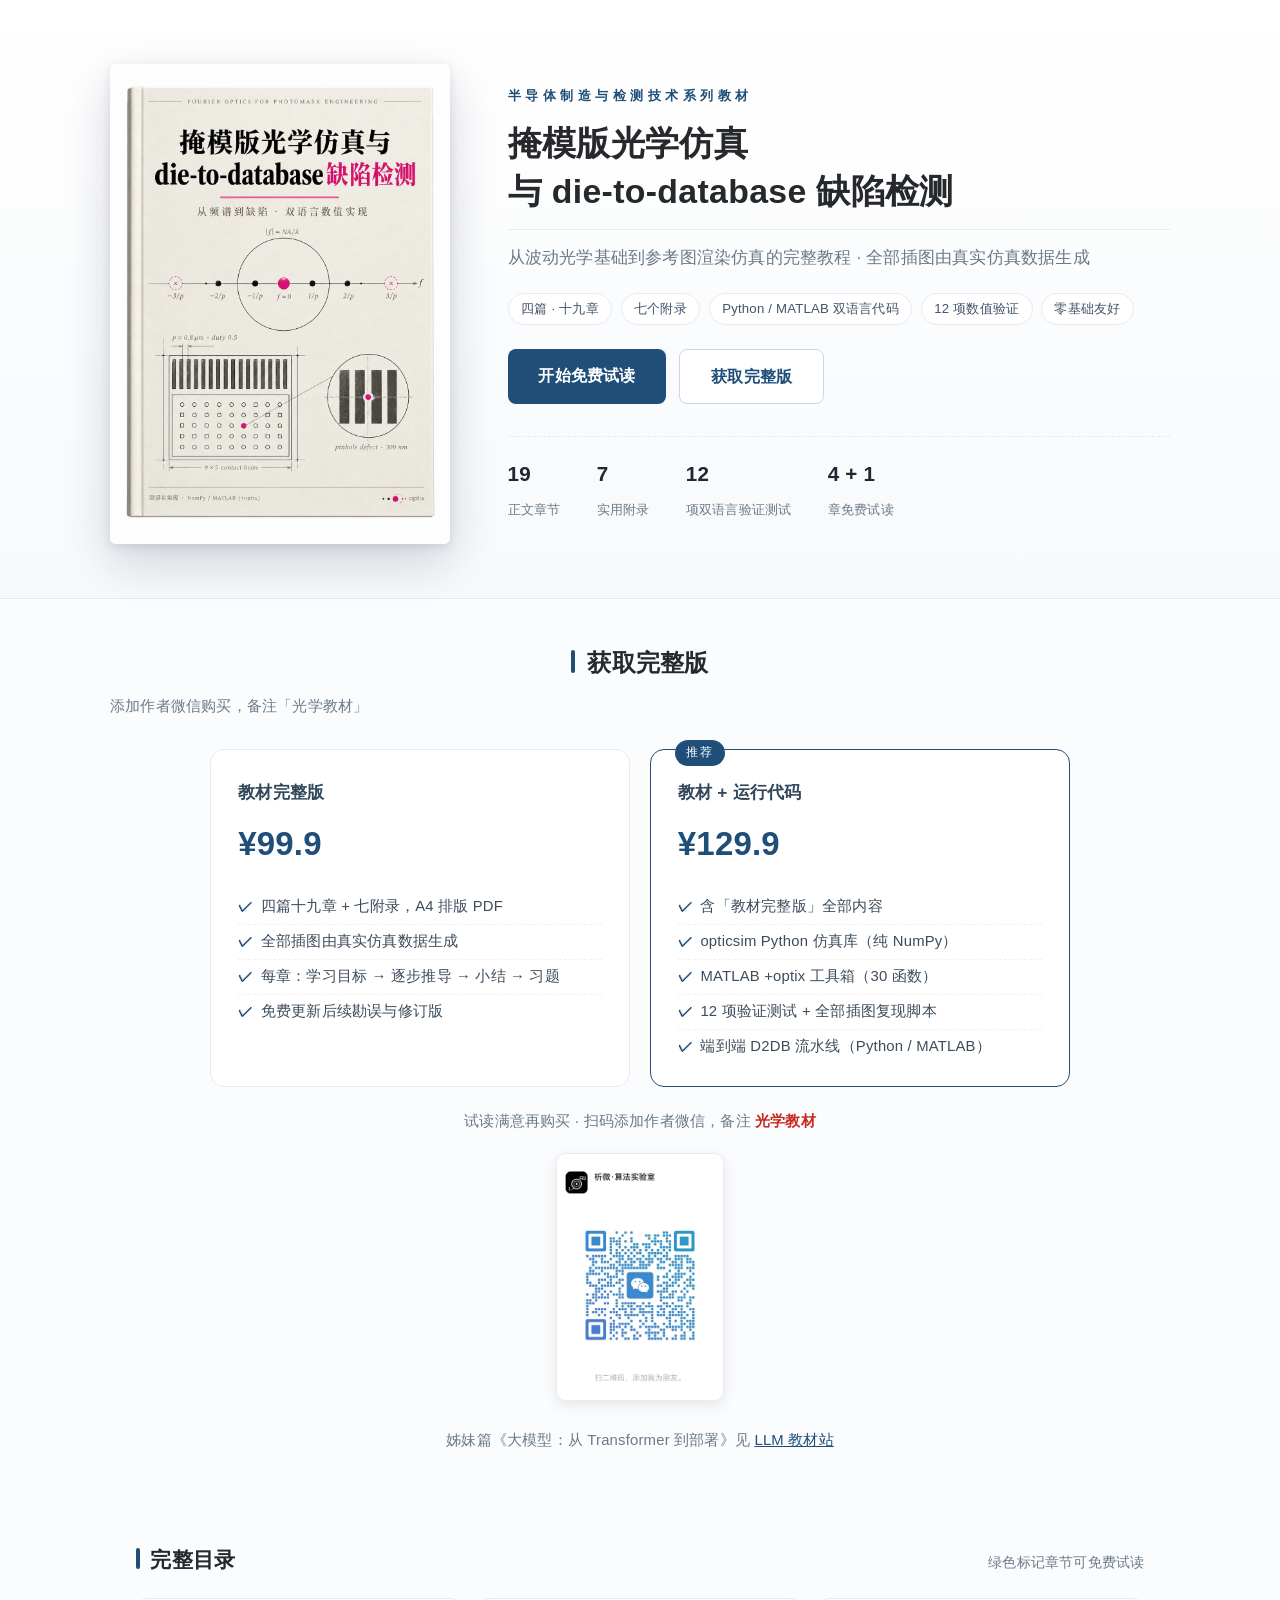
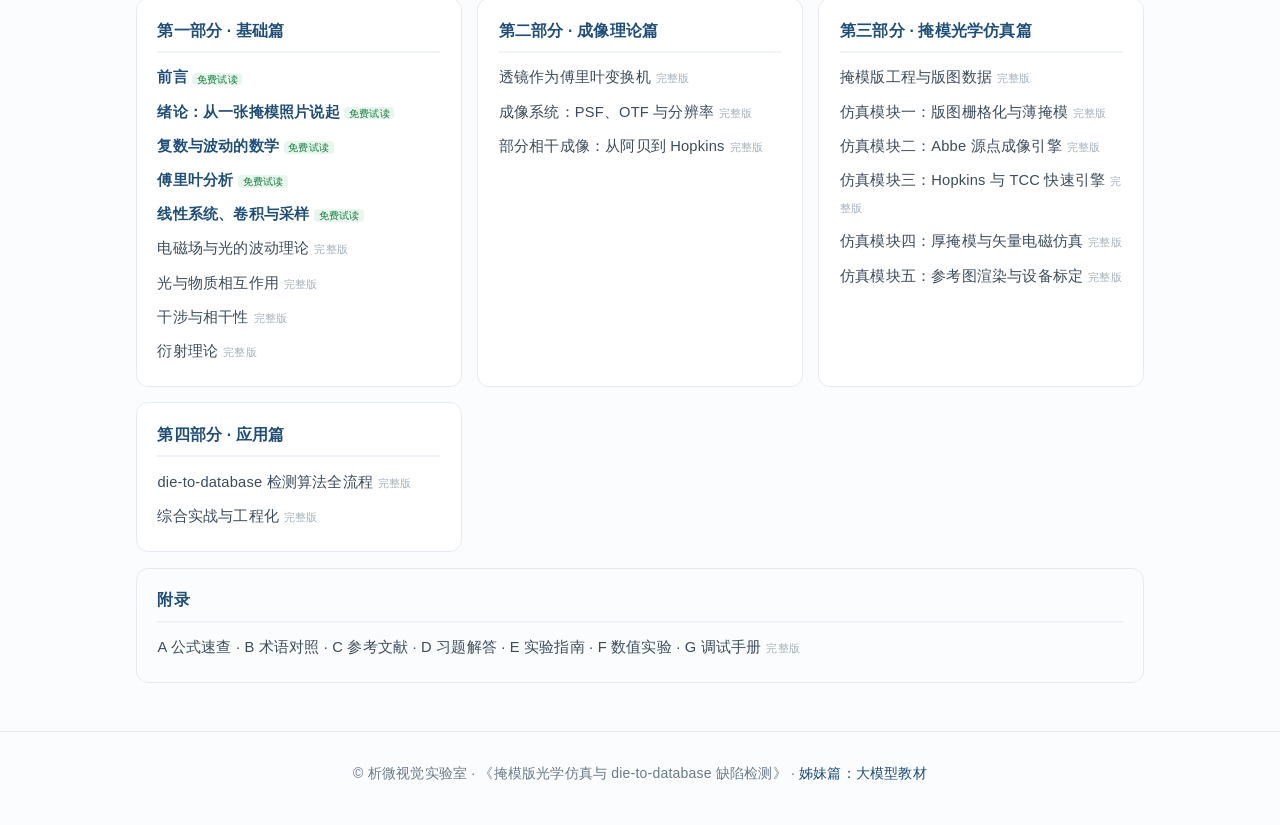
<file: docs/index.html>
<!DOCTYPE html><html lang="zh-CN"><head><meta charset="utf-8">
<meta name="viewport" content="width=device-width, initial-scale=1">
<title>掩模版光学仿真与 die-to-database 缺陷检测 | 免费在线试读 · 波动光学/傅里叶/Abbe/Hopkins 教程</title>
<meta name="description" content="《掩模版光学仿真与 die-to-database 缺陷检测》中文教材免费在线试读：从复数与傅里叶分析、衍射、阿贝成像到 Hopkins/TCC 仿真引擎与参考图渲染，四篇十九章+七附录，含 Python 数值实验。">
<meta name="keywords" content="掩模版,光学仿真,缺陷检测,die-to-database,半导体,光刻,傅里叶光学,阿贝成像,Hopkins,TCC,中文教材,免费试读">
<meta property="og:type" content="book">
<meta property="og:title" content="掩模版光学仿真与 die-to-database 缺陷检测（免费试读）">
<meta property="og:description" content="从波动光学基础到参考图渲染仿真的完整中文教程，四篇十九章，含可运行数值实验。">
<meta property="og:url" content="https://jiejin93.github.io/optic-textbook/">
<meta property="og:image" content="https://jiejin93.github.io/optic-textbook/cover.png">
<meta name="twitter:card" content="summary_large_image">
<link rel="canonical" href="https://jiejin93.github.io/optic-textbook/">
<link rel="stylesheet" href="style.css">
<style>
:root{--ink:#1f2733;--muted:#68758222;--muted2:#6b7a89;--brand:#1f4e79;--brand2:#2d6bb2;--gold:#b98a1d;--line:#e7ebf0;--bg:#fbfcfd}
*{box-sizing:border-box}
html{scroll-behavior:smooth}
body{margin:0;font-family:"Microsoft YaHei","Noto Sans SC","PingFang SC",sans-serif;background:var(--bg);color:var(--ink);line-height:1.85;font-size:16.5px}
a{color:var(--brand)}
.wrap{max-width:1060px;margin:0 auto;padding:0 1.6rem}

/* ── hero ─────────────────────────────── */
.hero{background:linear-gradient(180deg,#ffffff 0%,#f7f9fb 100%);border-bottom:1px solid var(--line)}
.hero-grid{display:grid;grid-template-columns:340px 1fr;gap:3.6rem;align-items:center;padding:4rem 0 3.4rem}
.cover{position:relative}
.cover img{width:100%;display:block;border-radius:6px;box-shadow:0 18px 48px rgba(20,35,60,.18),0 3px 10px rgba(20,35,60,.10)}
.cover::after{content:"";position:absolute;inset:0;border-radius:6px;border:1px solid rgba(255,255,255,.35);pointer-events:none}
.kicker{letter-spacing:.35em;font-size:.78em;color:var(--brand);font-weight:700;margin-bottom:.9em}
h1.title{font-size:2.05em;line-height:1.42;margin:0 0 .35em;font-weight:800;letter-spacing:.01em}
.subtitle{font-size:1.02em;color:var(--muted2);margin:0 0 1.2em}
.badges{display:flex;flex-wrap:wrap;gap:.5em;margin-bottom:1.5em}
.badge{background:#fff;border:1px solid var(--line);color:#43536b;border-radius:999px;padding:.2em .95em;font-size:.8em}
.btnrow{display:flex;flex-wrap:wrap;gap:.8em;margin:0 0 2rem}
.btn{display:inline-block;background:var(--brand);color:#fff!important;padding:.7em 1.9em;border-radius:8px;text-decoration:none;font-weight:600;font-size:.98em;transition:.15s}
.btn:hover{background:var(--brand2)}
.btn.ghost{background:#fff;color:var(--brand)!important;border:1px solid #c9d7e8}
.btn.ghost:hover{border-color:var(--brand)}
.hstat{display:flex;gap:2.2em;border-top:1px dashed var(--line);padding-top:1.1em}
.hstat div b{display:block;font-size:1.25em;color:var(--ink)}
.hstat div span{font-size:.8em;color:var(--muted2)}

/* ── 价格 ─────────────────────────────── */
.pricing{padding:2.6rem 0 3rem}
.sec-head{text-align:center;margin:0 0 1.8rem}
.sec-head h2{font-size:1.45em;margin:0 0 .3em;font-weight:800}
.sec-head p{margin:0;color:var(--muted2);font-size:.92em}
.plans{display:grid;grid-template-columns:repeat(auto-fit,minmax(300px,1fr));gap:1.2rem;max-width:860px;margin:0 auto}
.plan{background:#fff;border:1px solid var(--line);border-radius:14px;padding:1.6rem 1.7rem 1.4rem;position:relative;transition:.15s}
.plan:hover{box-shadow:0 8px 26px rgba(20,35,60,.08);transform:translateY(-2px)}
.plan.hot{border:1.6px solid var(--brand)}
.plan .tag{position:absolute;top:-0.85em;left:1.5rem;background:var(--brand);color:#fff;font-size:.72em;border-radius:999px;padding:.18em 1em;letter-spacing:.12em}
.plan h3{margin:0 0 .2em;font-size:1.05em}
.plan .price{font-size:2em;font-weight:800;color:var(--brand);margin:.15em 0 .5em}
.plan .price small{font-size:.45em;color:var(--muted2);font-weight:400}
.plan ul{list-style:none;margin:0;padding:0;font-size:.9em;color:#3d4c5c}
.plan li{padding:.22em 0;border-bottom:1px dashed #eef1f5}
.plan li:last-child{border-bottom:none}
.plan li::before{content:"✓";color:var(--brand);font-weight:700;margin-right:.5em}
.buy-note{max-width:860px;margin:1.3rem auto 0;text-align:center;color:var(--muted2);font-size:.9em}
.buy-note b{color:#c9281e}

/* ── 目录 ─────────────────────────────── */
.toc-section{padding:2.4rem 1.6rem 3rem;max-width:1060px;margin:0 auto}
.toc-head{display:flex;align-items:baseline;justify-content:space-between;margin:0 0 1.1rem}
.toc-head h2{margin:0;font-size:1.3em;font-weight:800}
.toc-head span{color:var(--muted2);font-size:.86em}
.parts{display:grid;grid-template-columns:repeat(auto-fit,minmax(290px,1fr));gap:.95rem}
.part-card{background:#fff;border:1px solid var(--line);border-radius:12px;padding:1.1rem 1.3rem;transition:.15s}
.part-card:hover{border-color:#c9d7e8;box-shadow:0 4px 16px rgba(31,78,121,.07)}
.part-card h3{margin:0 0 .5em;font-size:.95em;color:var(--brand);border-bottom:2px solid #f0f4f9;padding-bottom:.35em}
.part-card ul{list-style:none;margin:0;padding:0}
.part-card li{padding:.24em 0;font-size:.89em;color:#3d4c5c}
.part-card li a{color:var(--brand);text-decoration:none;font-weight:600}
.part-card li a:hover{text-decoration:underline}
.part-card li .free{background:#e8f6ee;color:#127a3d;font-size:.7em;border-radius:4px;padding:.08em .45em;margin-left:.45em}
.part-card li .lock{color:#a6b2bd;font-size:.76em;margin-left:.45em}
.app-card{grid-column:1/-1;background:#fbfcfd}
.app-card li{display:inline-block;margin-right:1.2em}

/* ── 页脚 ─────────────────────────────── */
footer{border-top:1px solid var(--line);padding:1.8rem 0 2.4rem;text-align:center;color:var(--muted2);font-size:.85em}
footer a{color:var(--brand);text-decoration:none}
footer a:hover{text-decoration:underline}
@media (max-width:840px){.hero-grid{grid-template-columns:1fr;gap:2.2rem;padding:2.6rem 0 2.2rem}.cover{max-width:300px;margin:0 auto}}
</style></head><body>
<script type="application/ld+json">{"@context":"https://schema.org","@type":"Book","name":"掩模版光学仿真与 die-to-database 缺陷检测","inLanguage":"zh-CN","author":{"@type":"Organization","name":"析微视觉实验室"},"bookFormat":"https://schema.org/EBook","numberOfPages":200,"description":"从波动光学基础到掩模参考图渲染仿真与缺陷检测算法的完整中文教程。","isAccessibleForFree":false,"offers":{"@type":"Offer","price":"99.9","priceCurrency":"CNY","availability":"https://schema.org/InStock"},"hasPart":{"@type":"Book","name":"免费试读版（前言+第1-4章）","isAccessibleForFree":true}}</script>
<section class="hero"><div class="wrap hero-grid">
  <div class="cover"><img src="cover.png" alt="《掩模版光学仿真与 die-to-database 缺陷检测》封面"></div>
  <div>
    <div class="kicker">半导体制造与检测技术系列教材</div>
    <h1 class="title">掩模版光学仿真<br>与 die-to-database 缺陷检测</h1>
    <p class="subtitle">从波动光学基础到参考图渲染仿真的完整教程 · 全部插图由真实仿真数据生成</p>
    <div class="badges"><span class="badge">四篇 · 十九章</span><span class="badge">七个附录</span><span class="badge">Python / MATLAB 双语言代码</span><span class="badge">12 项数值验证</span><span class="badge">零基础友好</span></div>
    <div class="btnrow">
      <a class="btn" href="preface.html">开始免费试读</a>
      <a class="btn ghost" href="#buy">获取完整版</a>
    </div>
    <div class="hstat">
      <div><b>19</b><span>正文章节</span></div>
      <div><b>7</b><span>实用附录</span></div>
      <div><b>12</b><span>项双语言验证测试</span></div>
      <div><b>4 + 1</b><span>章免费试读</span></div>
    </div>
  </div>
</div></section>

<section class="pricing wrap" id="buy">
  <div class="sec-head"><h2>获取完整版</h2><p>添加作者微信购买，备注「光学教材」</p></div>
  <div class="plans">
    <div class="plan">
      <h3>教材完整版</h3>
      <div class="price">¥99.9</div>
      <ul>
        <li>四篇十九章 + 七附录，A4 排版 PDF</li>
        <li>全部插图由真实仿真数据生成</li>
        <li>每章：学习目标 → 逐步推导 → 小结 → 习题</li>
        <li>免费更新后续勘误与修订版</li>
      </ul>
    </div>
    <div class="plan hot">
      <span class="tag">推荐</span>
      <h3>教材 + 运行代码</h3>
      <div class="price">¥129.9</div>
      <ul>
        <li>含「教材完整版」全部内容</li>
        <li>opticsim Python 仿真库（纯 NumPy）</li>
        <li>MATLAB +optix 工具箱（30 函数）</li>
        <li>12 项验证测试 + 全部插图复现脚本</li>
        <li>端到端 D2DB 流水线（Python / MATLAB）</li>
      </ul>
    </div>
  </div>
  <div class="buy-note">试读满意再购买 · 扫码添加作者微信，备注 <b>光学教材</b></div>
  <div style="text-align:center;margin-top:1.1rem">
    <img src="wechat-qr.jpg" alt="作者微信二维码" style="width:168px;border-radius:10px;border:1px solid var(--line);box-shadow:0 4px 14px rgba(20,35,60,.10)">
  </div>
  <div class="buy-note" style="margin-top:1rem">姊妹篇《大模型：从 Transformer 到部署》见 <a href="https://jiejin93.github.io/llm-textbook/" target="_blank">LLM 教材站</a></div>
</section>

<section class="toc-section">
  <div class="toc-head"><h2>完整目录</h2><span>绿色标记章节可免费试读</span></div>
  <div class="parts"><div class="part-card"><h3>第一部分 · 基础篇</h3><ul><li><a href="preface.html">前言</a><span class="free">免费试读</span></li><li><a href="ch01.html">绪论：从一张掩模照片说起</a><span class="free">免费试读</span></li><li><a href="ch02.html">复数与波动的数学</a><span class="free">免费试读</span></li><li><a href="ch03.html">傅里叶分析</a><span class="free">免费试读</span></li><li><a href="ch04.html">线性系统、卷积与采样</a><span class="free">免费试读</span></li><li>电磁场与光的波动理论<span class="lock">完整版</span></li><li>光与物质相互作用<span class="lock">完整版</span></li><li>干涉与相干性<span class="lock">完整版</span></li><li>衍射理论<span class="lock">完整版</span></li></ul></div><div class="part-card"><h3>第二部分 · 成像理论篇</h3><ul><li>透镜作为傅里叶变换机<span class="lock">完整版</span></li><li>成像系统：PSF、OTF 与分辨率<span class="lock">完整版</span></li><li>部分相干成像：从阿贝到 Hopkins<span class="lock">完整版</span></li></ul></div><div class="part-card"><h3>第三部分 · 掩模光学仿真篇</h3><ul><li>掩模版工程与版图数据<span class="lock">完整版</span></li><li>仿真模块一：版图栅格化与薄掩模<span class="lock">完整版</span></li><li>仿真模块二：Abbe 源点成像引擎<span class="lock">完整版</span></li><li>仿真模块三：Hopkins 与 TCC 快速引擎<span class="lock">完整版</span></li><li>仿真模块四：厚掩模与矢量电磁仿真<span class="lock">完整版</span></li><li>仿真模块五：参考图渲染与设备标定<span class="lock">完整版</span></li></ul></div><div class="part-card"><h3>第四部分 · 应用篇</h3><ul><li>die-to-database 检测算法全流程<span class="lock">完整版</span></li><li>综合实战与工程化<span class="lock">完整版</span></li></ul></div><div class="part-card app-card"><h3>附录</h3><ul><li>A 公式速查 · B 术语对照 · C 参考文献 · D 习题解答 · E 实验指南 · F 数值实验 · G 调试手册<span class="lock">完整版</span></li></ul></div></div>
</section>

<footer>
  <div class="wrap">© 析微视觉实验室 · 《掩模版光学仿真与 die-to-database 缺陷检测》 · <a href="https://jiejin93.github.io/llm-textbook/">姊妹篇：大模型教材</a></div>
</footer>
</body></html>
</file>
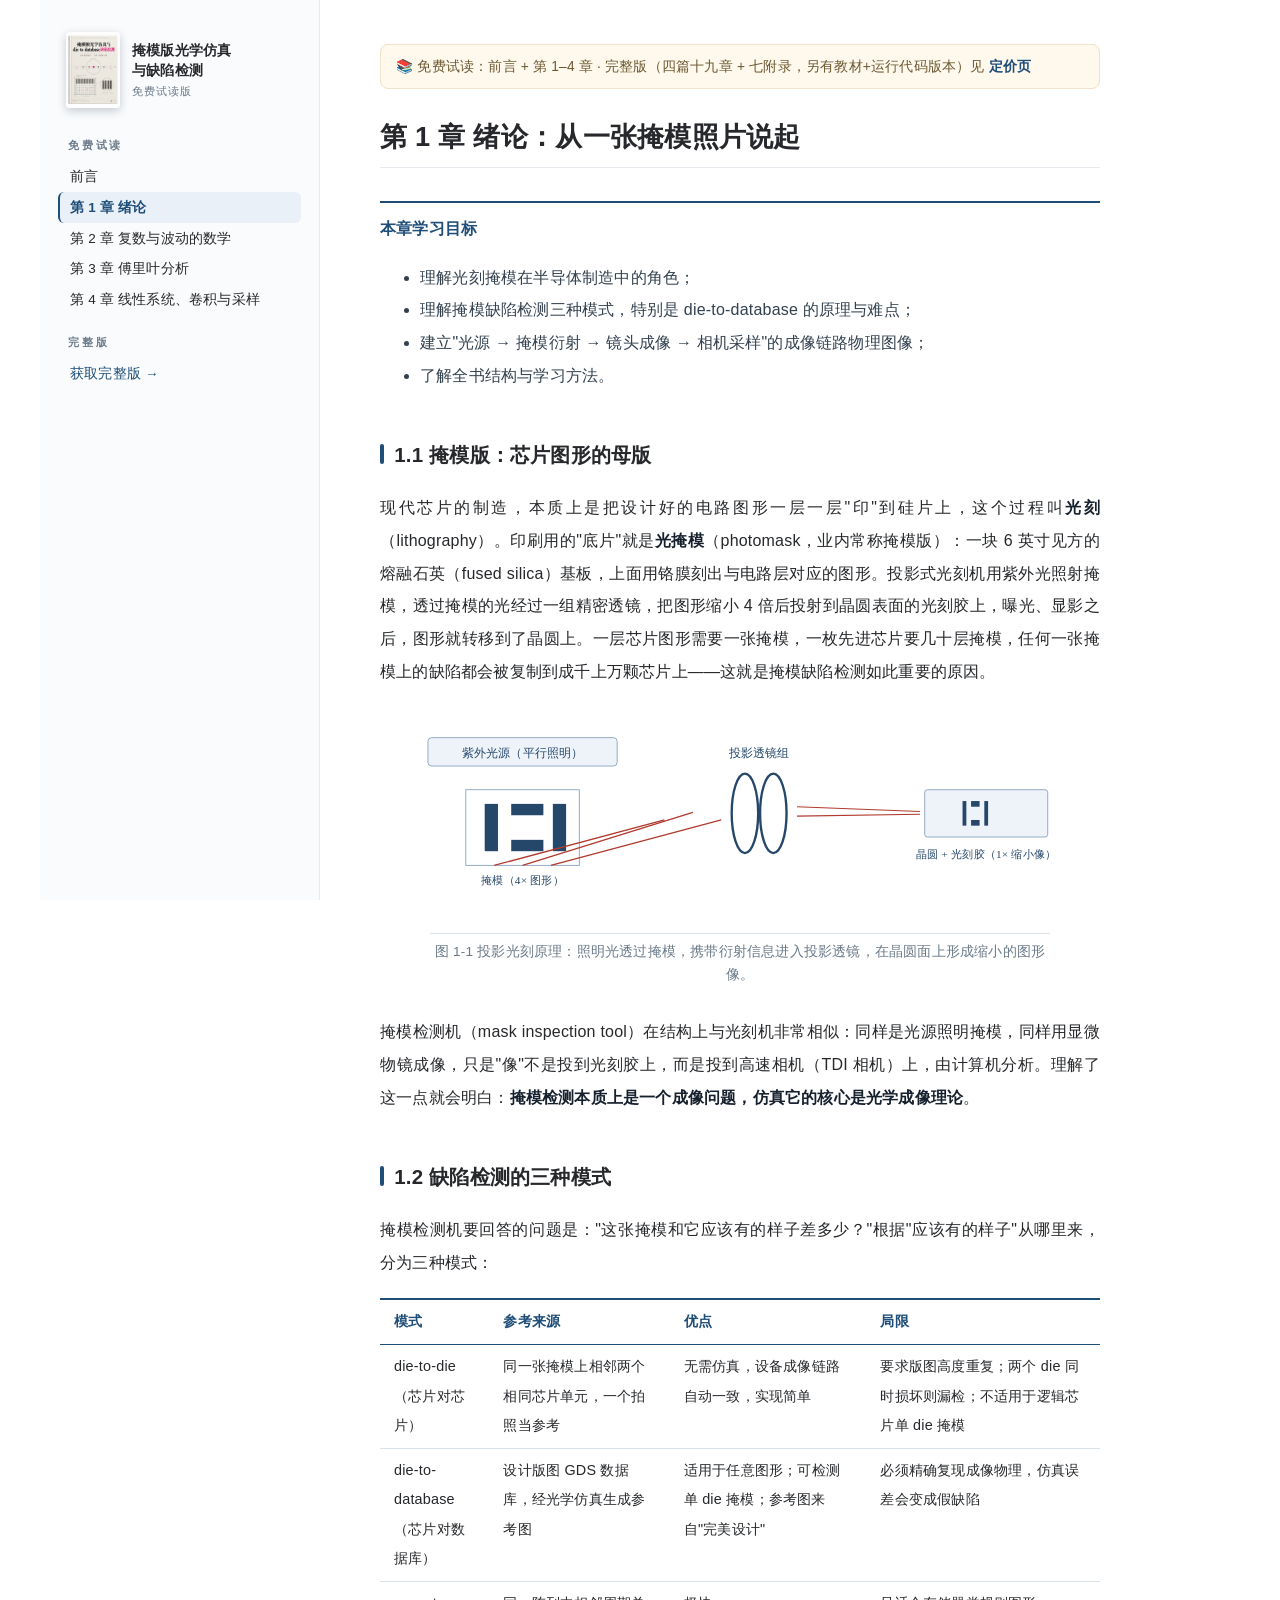
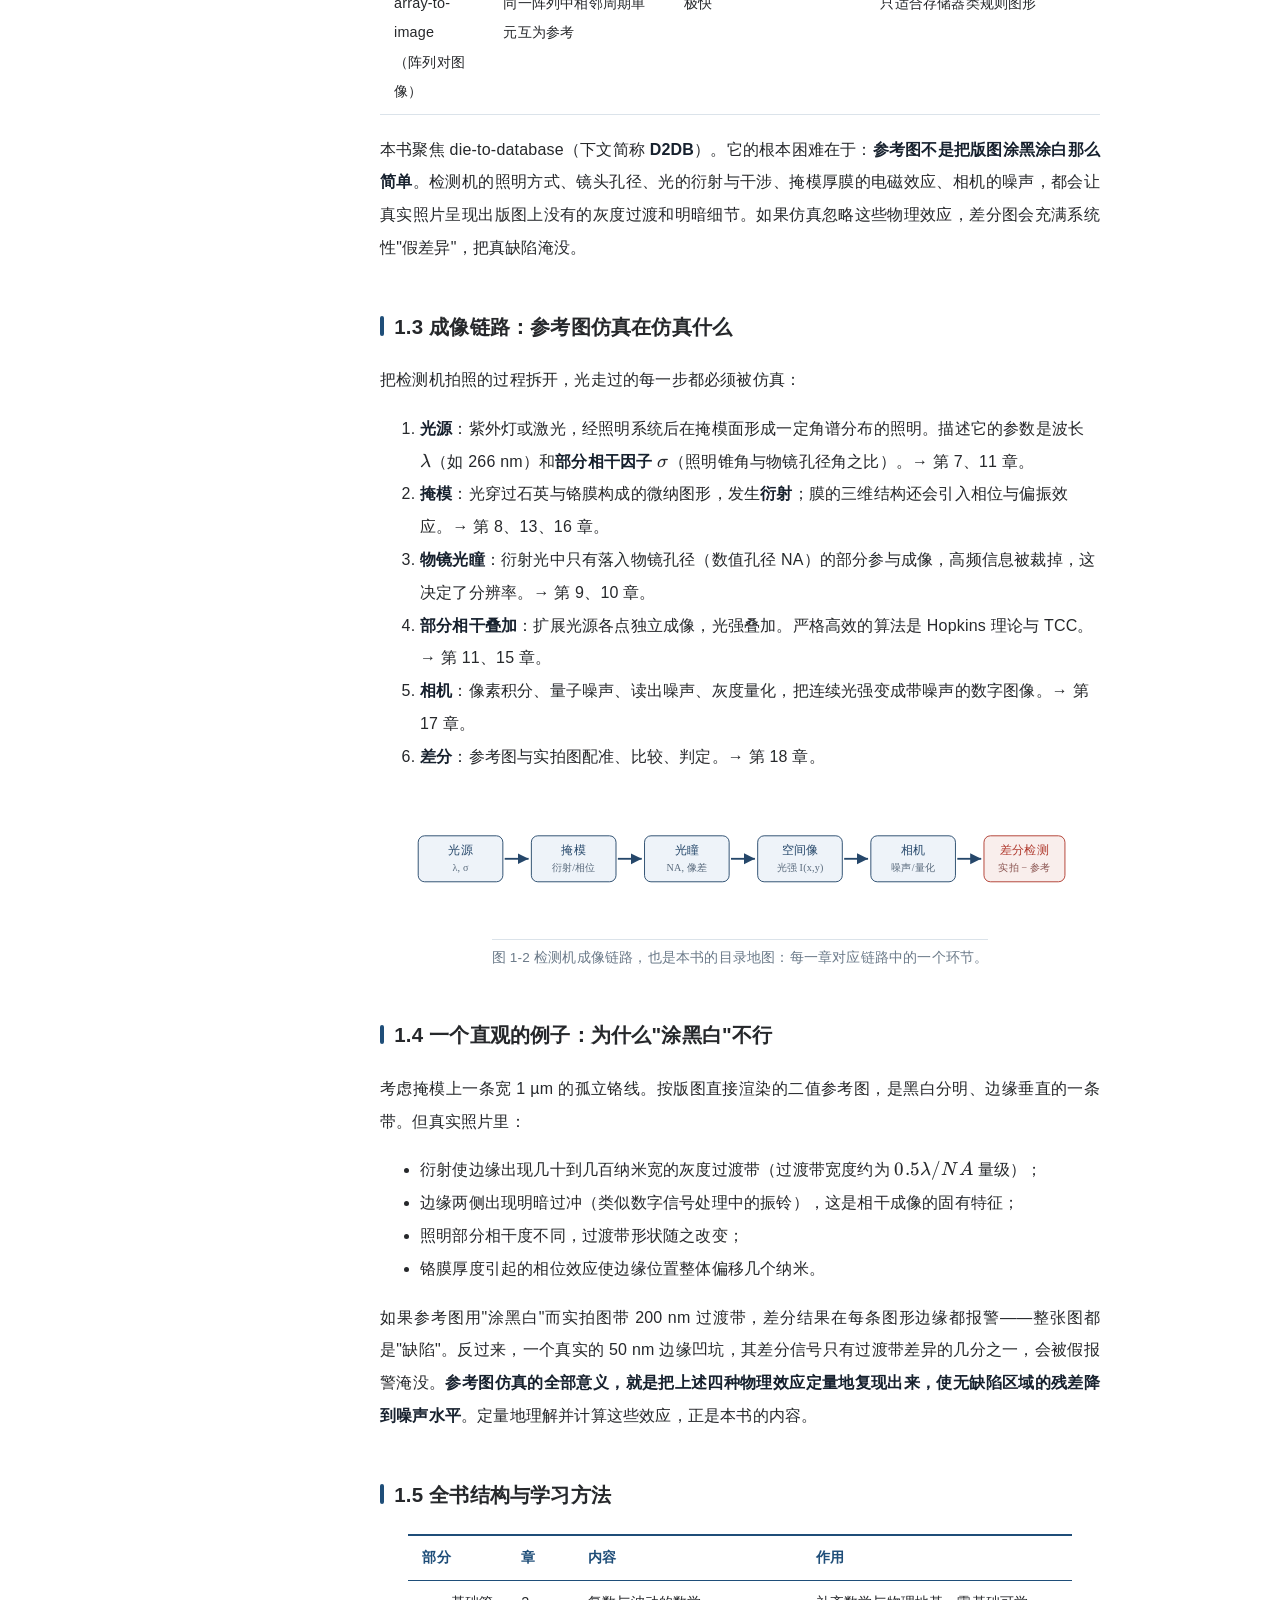
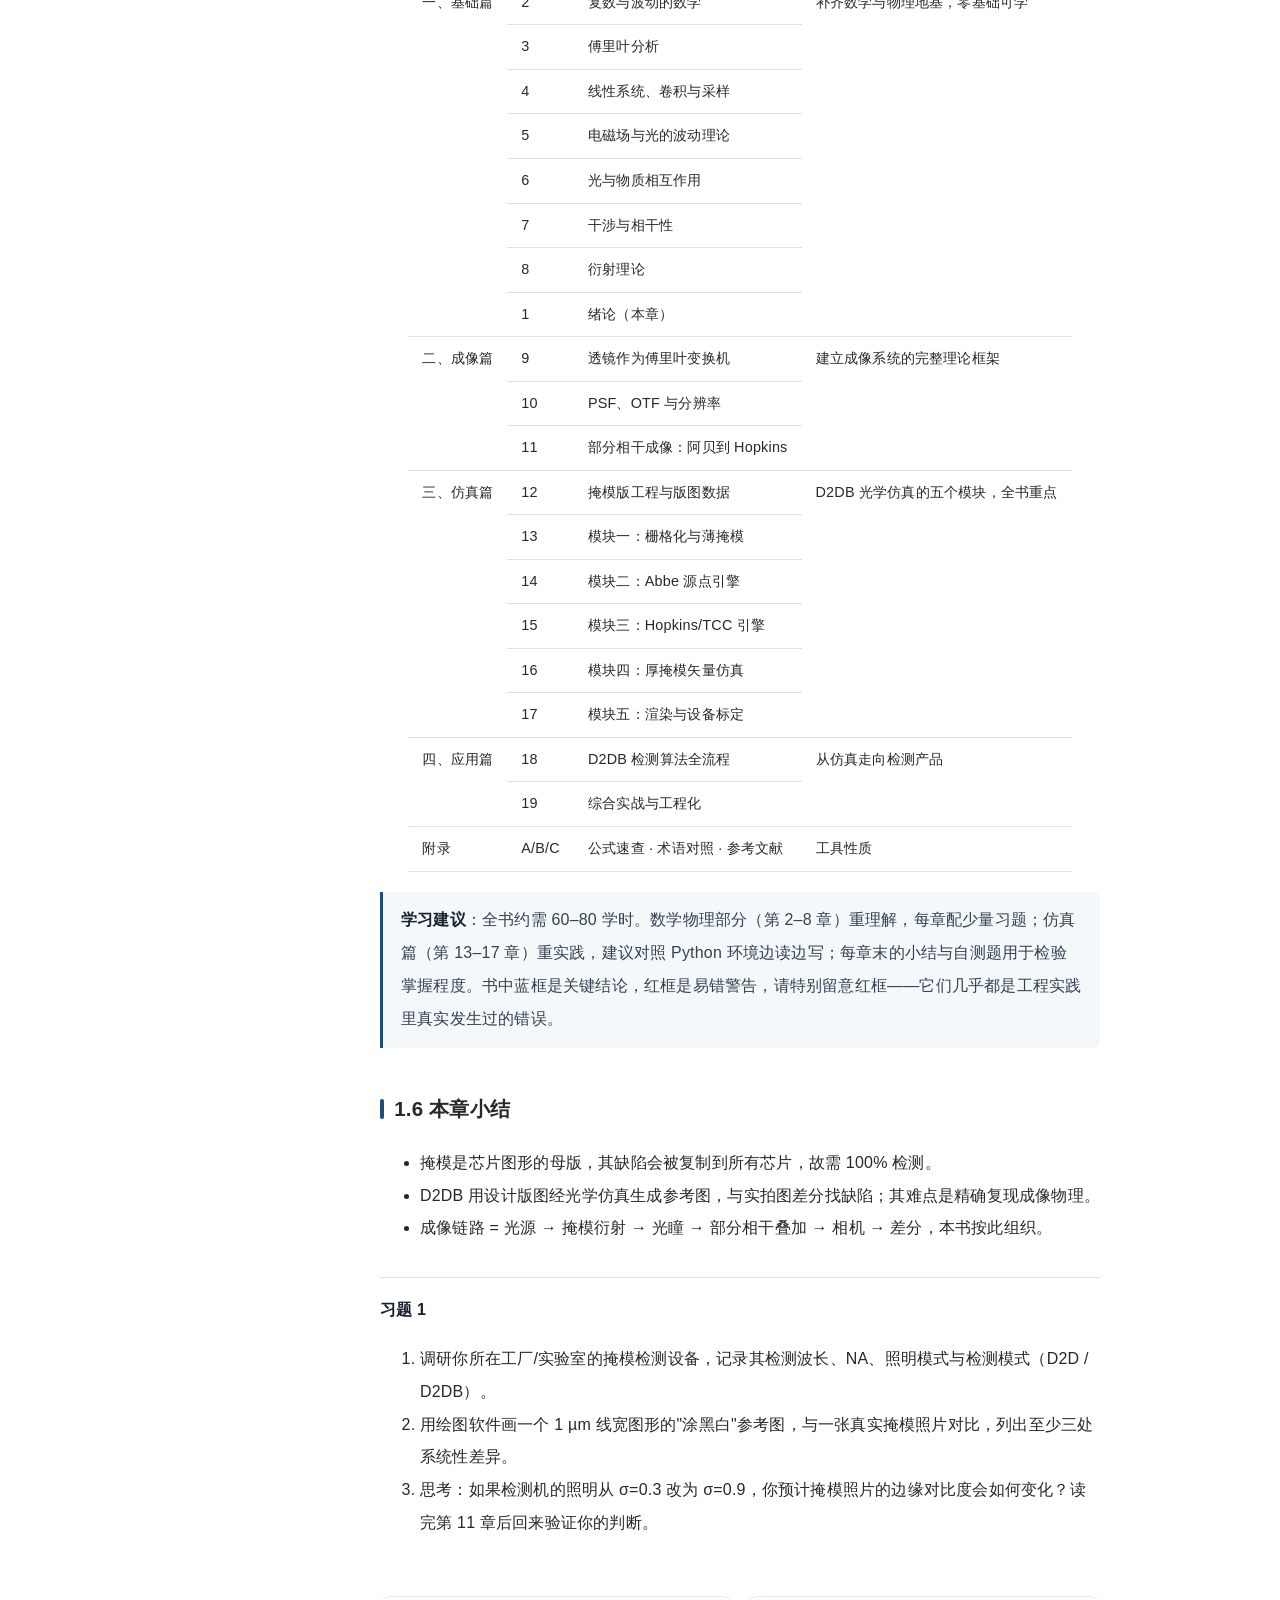
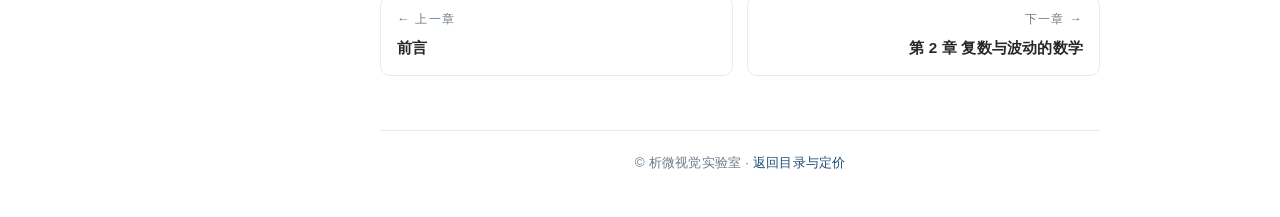
<file: docs/ch01.html>
<!DOCTYPE html>
<html lang="zh-CN">
<head>
<meta charset="utf-8">
<meta name="viewport" content="width=device-width, initial-scale=1">
<title>第 1 章 绪论：从一张掩模照片说起 · 掩模版光学仿真与缺陷检测（试读版）</title>
<link rel="stylesheet" href="style.css">
<link rel="stylesheet" href="assets/katex/katex.min.css">
<script defer src="assets/katex/katex.min.js"></script>
<script defer src="assets/katex/contrib/auto-render.min.js"
 onload="renderMathInElement(document.body,{delimiters:[{left:'$$',right:'$$',display:true},{left:'\\(',right:'\\)',display:false}],throwOnError:false});"></script>
<script defer src="javascripts/katex-init.js"></script>
</head>
<body>
<div class="mobile-top"><a class="mt-title" href="index.html">掩模版光学仿真与缺陷检测</a><a class="mt-home" href="index.html">目录 · 定价</a></div>
<div class="layout">
<nav class="toc">
<a class="book" href="index.html"><img src="cover.png" alt="封面"><span class="bt">掩模版光学仿真<br>与缺陷检测<small>免费试读版</small></span></a>
<div class="part">免费试读</div>
<a href="preface.html">前言</a><a href="ch01.html" class="active">第 1 章 绪论</a><a href="ch02.html">第 2 章 复数与波动的数学</a><a href="ch03.html">第 3 章 傅里叶分析</a><a href="ch04.html">第 4 章 线性系统、卷积与采样</a>
<div class="part">完整版</div>
<a class="ext" href="index.html#buy">获取完整版</a>
</nav>
<main>
<div class="trial-banner">📚 免费试读：前言 + 第 1–4 章 · 完整版（四篇十九章 + 七附录，另有教材+运行代码版本）见 <a href="index.html#buy">定价页</a></div>
<h1>第 1 章 绪论：从一张掩模照片说起</h1>

<div class="objectives"><strong>本章学习目标</strong>
<ul>
<li>理解光刻掩模在半导体制造中的角色；</li>
<li>理解掩模缺陷检测三种模式，特别是 die-to-database 的原理与难点；</li>
<li>建立"光源 → 掩模衍射 → 镜头成像 → 相机采样"的成像链路物理图像；</li>
<li>了解全书结构与学习方法。</li>
</ul></div>

<h2>1.1 掩模版：芯片图形的母版</h2>

<p>现代芯片的制造，本质上是把设计好的电路图形一层一层"印"到硅片上，这个过程叫<strong>光刻</strong>（lithography）。印刷用的"底片"就是<strong>光掩模</strong>（photomask，业内常称掩模版）：一块 6 英寸见方的熔融石英（fused silica）基板，上面用铬膜刻出与电路层对应的图形。投影式光刻机用紫外光照射掩模，透过掩模的光经过一组精密透镜，把图形缩小 4 倍后投射到晶圆表面的光刻胶上，曝光、显影之后，图形就转移到了晶圆上。一层芯片图形需要一张掩模，一枚先进芯片要几十层掩模，任何一张掩模上的缺陷都会被复制到成千上万颗芯片上——这就是掩模缺陷检测如此重要的原因。</p>

<figure>
<svg viewBox="0 0 700 210" xmlns="http://www.w3.org/2000/svg">
<g font-family="Microsoft YaHei" font-size="13" fill="#25476a" text-anchor="middle">
<rect x="20" y="25" width="200" height="30" rx="4" fill="#eef3f9" stroke="#8fa8c4"/>
<text x="120" y="45">紫外光源（平行照明）</text>
<rect x="60" y="80" width="120" height="80" fill="#ffffff" stroke="#8fa8c4"/>
<rect x="80" y="95" width="14" height="50" fill="#25476a"/>
<rect x="108" y="95" width="34" height="12" fill="#25476a"/>
<rect x="108" y="133" width="34" height="12" fill="#25476a"/>
<rect x="152" y="95" width="14" height="50" fill="#25476a"/>
<text x="120" y="180" font-size="12">掩模（4× 图形）</text>
<g stroke="#b03a2e" stroke-width="1.4" fill="none">
<line x1="90" y1="160" x2="270" y2="112"/>
<line x1="120" y1="160" x2="300" y2="104"/>
<line x1="150" y1="160" x2="330" y2="112"/>
</g>
<ellipse cx="355" cy="105" rx="14" ry="42" fill="#fff" stroke="#25476a" stroke-width="2.5"/>
<ellipse cx="385" cy="105" rx="14" ry="42" fill="#fff" stroke="#25476a" stroke-width="2.5"/>
<text x="370" y="45">投影透镜组</text>
<g stroke="#b03a2e" stroke-width="1.2" fill="none">
<line x1="410" y1="98" x2="540" y2="103"/>
<line x1="410" y1="108" x2="540" y2="106"/>
</g>
<rect x="545" y="80" width="130" height="50" rx="3" fill="#eef3f9" stroke="#8fa8c4"/>
<rect x="585" y="92" width="4" height="26" fill="#25476a"/>
<rect x="594" y="92" width="9" height="6" fill="#25476a"/>
<rect x="594" y="112" width="9" height="6" fill="#25476a"/>
<rect x="608" y="92" width="4" height="26" fill="#25476a"/>
<text x="610" y="152" font-size="12">晶圆 + 光刻胶（1× 缩小像）</text>
</g>
</svg>
<figcaption>图 1-1 投影光刻原理：照明光透过掩模，携带衍射信息进入投影透镜，在晶圆面上形成缩小的图形像。</figcaption>
</figure>

<p>掩模检测机（mask inspection tool）在结构上与光刻机非常相似：同样是光源照明掩模，同样用显微物镜成像，只是"像"不是投到光刻胶上，而是投到高速相机（TDI 相机）上，由计算机分析。理解了这一点就会明白：<strong>掩模检测本质上是一个成像问题，仿真它的核心是光学成像理论</strong>。</p>

<h2>1.2 缺陷检测的三种模式</h2>

<p>掩模检测机要回答的问题是："这张掩模和它应该有的样子差多少？"根据"应该有的样子"从哪里来，分为三种模式：</p>

<table>
<tr><th>模式</th><th>参考来源</th><th>优点</th><th>局限</th></tr>
<tr><td>die-to-die<br>（芯片对芯片）</td><td>同一张掩模上相邻两个相同芯片单元，一个拍照当参考</td><td>无需仿真，设备成像链路自动一致，实现简单</td><td>要求版图高度重复；两个 die 同时损坏则漏检；不适用于逻辑芯片单 die 掩模</td></tr>
<tr><td>die-to-database<br>（芯片对数据库）</td><td>设计版图 GDS 数据库，经光学仿真生成参考图</td><td>适用于任意图形；可检测单 die 掩模；参考图来自"完美设计"</td><td>必须精确复现成像物理，仿真误差会变成假缺陷</td></tr>
<tr><td>array-to-image<br>（阵列对图像）</td><td>同一阵列中相邻周期单元互为参考</td><td>极快</td><td>只适合存储器类规则图形</td></tr>
</table>

<p>本书聚焦 die-to-database（下文简称 <strong>D2DB</strong>）。它的根本困难在于：<strong>参考图不是把版图涂黑涂白那么简单</strong>。检测机的照明方式、镜头孔径、光的衍射与干涉、掩模厚膜的电磁效应、相机的噪声，都会让真实照片呈现出版图上没有的灰度过渡和明暗细节。如果仿真忽略这些物理效应，差分图会充满系统性"假差异"，把真缺陷淹没。</p>

<h2>1.3 成像链路：参考图仿真在仿真什么</h2>

<p>把检测机拍照的过程拆开，光走过的每一步都必须被仿真：</p>

<ol>
<li><strong>光源</strong>：紫外灯或激光，经照明系统后在掩模面形成一定角谱分布的照明。描述它的参数是波长 \( \lambda \)（如 266 nm）和<strong>部分相干因子</strong> \( \sigma \)（照明锥角与物镜孔径角之比）。→ 第 7、11 章。</li>
<li><strong>掩模</strong>：光穿过石英与铬膜构成的微纳图形，发生<strong>衍射</strong>；膜的三维结构还会引入相位与偏振效应。→ 第 8、13、16 章。</li>
<li><strong>物镜光瞳</strong>：衍射光中只有落入物镜孔径（数值孔径 NA）的部分参与成像，高频信息被裁掉，这决定了分辨率。→ 第 9、10 章。</li>
<li><strong>部分相干叠加</strong>：扩展光源各点独立成像，光强叠加。严格高效的算法是 Hopkins 理论与 TCC。→ 第 11、15 章。</li>
<li><strong>相机</strong>：像素积分、量子噪声、读出噪声、灰度量化，把连续光强变成带噪声的数字图像。→ 第 17 章。</li>
<li><strong>差分</strong>：参考图与实拍图配准、比较、判定。→ 第 18 章。</li>
</ol>

<figure>
<svg viewBox="0 0 720 130" xmlns="http://www.w3.org/2000/svg">
<defs><marker id="m1" markerWidth="8" markerHeight="8" refX="6" refY="3" orient="auto"><path d="M0,0 L6,3 L0,6 z" fill="#25476a"/></marker></defs>
<g font-family="Microsoft YaHei" font-size="13" fill="#25476a" text-anchor="middle">
<rect x="10" y="40" width="92" height="50" rx="7" fill="#eef3f9" stroke="#25476a"/><text x="56" y="60">光源</text><text x="56" y="78" fill="#5a6b7d" font-size="11">λ, σ</text>
<line x1="104" y1="65" x2="130" y2="65" stroke="#25476a" stroke-width="2" marker-end="url(#m1)"/>
<rect x="133" y="40" width="92" height="50" rx="7" fill="#eef3f9" stroke="#25476a"/><text x="179" y="60">掩模</text><text x="179" y="78" fill="#5a6b7d" font-size="11">衍射/相位</text>
<line x1="227" y1="65" x2="253" y2="65" stroke="#25476a" stroke-width="2" marker-end="url(#m1)"/>
<rect x="256" y="40" width="92" height="50" rx="7" fill="#eef3f9" stroke="#25476a"/><text x="302" y="60">光瞳</text><text x="302" y="78" fill="#5a6b7d" font-size="11">NA, 像差</text>
<line x1="350" y1="65" x2="376" y2="65" stroke="#25476a" stroke-width="2" marker-end="url(#m1)"/>
<rect x="379" y="40" width="92" height="50" rx="7" fill="#eef3f9" stroke="#25476a"/><text x="425" y="60">空间像</text><text x="425" y="78" fill="#5a6b7d" font-size="11">光强 I(x,y)</text>
<line x1="473" y1="65" x2="499" y2="65" stroke="#25476a" stroke-width="2" marker-end="url(#m1)"/>
<rect x="502" y="40" width="92" height="50" rx="7" fill="#eef3f9" stroke="#25476a"/><text x="548" y="60">相机</text><text x="548" y="78" fill="#5a6b7d" font-size="11">噪声/量化</text>
<line x1="596" y1="65" x2="622" y2="65" stroke="#25476a" stroke-width="2" marker-end="url(#m1)"/>
<rect x="625" y="40" width="88" height="50" rx="7" fill="#f9eeec" stroke="#b03a2e"/><text x="669" y="60" fill="#b03a2e">差分检测</text><text x="669" y="78" fill="#8a5450" font-size="11">实拍 − 参考</text>
</g>
</svg>
<figcaption>图 1-2 检测机成像链路，也是本书的目录地图：每一章对应链路中的一个环节。</figcaption>
</figure>

<h2>1.4 一个直观的例子：为什么"涂黑白"不行</h2>

<p>考虑掩模上一条宽 1 µm 的孤立铬线。按版图直接渲染的二值参考图，是黑白分明、边缘垂直的一条带。但真实照片里：</p>

<ul>
<li>衍射使边缘出现几十到几百纳米宽的灰度过渡带（过渡带宽度约为 \(0.5\lambda/NA\) 量级）；</li>
<li>边缘两侧出现明暗过冲（类似数字信号处理中的振铃），这是相干成像的固有特征；</li>
<li>照明部分相干度不同，过渡带形状随之改变；</li>
<li>铬膜厚度引起的相位效应使边缘位置整体偏移几个纳米。</li>
</ul>

<p>如果参考图用"涂黑白"而实拍图带 200 nm 过渡带，差分结果在每条图形边缘都报警——整张图都是"缺陷"。反过来，一个真实的 50 nm 边缘凹坑，其差分信号只有过渡带差异的几分之一，会被假报警淹没。<strong>参考图仿真的全部意义，就是把上述四种物理效应定量地复现出来，使无缺陷区域的残差降到噪声水平</strong>。定量地理解并计算这些效应，正是本书的内容。</p>

<h2>1.5 全书结构与学习方法</h2>

<table>
<tr><th>部分</th><th>章</th><th>内容</th><th>作用</th></tr>
<tr><td rowspan="8">一、基础篇</td><td>2</td><td>复数与波动的数学</td><td rowspan="8">补齐数学与物理地基，零基础可学</td></tr>
<tr><td>3</td><td>傅里叶分析</td></tr>
<tr><td>4</td><td>线性系统、卷积与采样</td></tr>
<tr><td>5</td><td>电磁场与光的波动理论</td></tr>
<tr><td>6</td><td>光与物质相互作用</td></tr>
<tr><td>7</td><td>干涉与相干性</td></tr>
<tr><td>8</td><td>衍射理论</td></tr>
<tr><td>1</td><td>绪论（本章）</td></tr>
<tr><td rowspan="3">二、成像篇</td><td>9</td><td>透镜作为傅里叶变换机</td><td rowspan="3">建立成像系统的完整理论框架</td></tr>
<tr><td>10</td><td>PSF、OTF 与分辨率</td></tr>
<tr><td>11</td><td>部分相干成像：阿贝到 Hopkins</td></tr>
<tr><td rowspan="6">三、仿真篇</td><td>12</td><td>掩模版工程与版图数据</td><td rowspan="6">D2DB 光学仿真的五个模块，全书重点</td></tr>
<tr><td>13</td><td>模块一：栅格化与薄掩模</td></tr>
<tr><td>14</td><td>模块二：Abbe 源点引擎</td></tr>
<tr><td>15</td><td>模块三：Hopkins/TCC 引擎</td></tr>
<tr><td>16</td><td>模块四：厚掩模矢量仿真</td></tr>
<tr><td>17</td><td>模块五：渲染与设备标定</td></tr>
<tr><td rowspan="2">四、应用篇</td><td>18</td><td>D2DB 检测算法全流程</td><td rowspan="2">从仿真走向检测产品</td></tr>
<tr><td>19</td><td>综合实战与工程化</td></tr>
<tr><td>附录</td><td>A/B/C</td><td>公式速查 · 术语对照 · 参考文献</td><td>工具性质</td></tr>
</table>

<div class="box"><strong>学习建议</strong>：全书约需 60–80 学时。数学物理部分（第 2–8 章）重理解，每章配少量习题；仿真篇（第 13–17 章）重实践，建议对照 Python 环境边读边写；每章末的小结与自测题用于检验掌握程度。书中蓝框是关键结论，红框是易错警告，请特别留意红框——它们几乎都是工程实践里真实发生过的错误。</div>

<h2>1.6 本章小结</h2>

<ul>
<li>掩模是芯片图形的母版，其缺陷会被复制到所有芯片，故需 100% 检测。</li>
<li>D2DB 用设计版图经光学仿真生成参考图，与实拍图差分找缺陷；其难点是精确复现成像物理。</li>
<li>成像链路 = 光源 → 掩模衍射 → 光瞳 → 部分相干叠加 → 相机 → 差分，本书按此组织。</li>
</ul>

<div class="exercises"><strong>习题 1</strong>
<ol>
<li>调研你所在工厂/实验室的掩模检测设备，记录其检测波长、NA、照明模式与检测模式（D2D / D2DB）。</li>
<li>用绘图软件画一个 1 µm 线宽图形的"涂黑白"参考图，与一张真实掩模照片对比，列出至少三处系统性差异。</li>
<li>思考：如果检测机的照明从 σ=0.3 改为 σ=0.9，你预计掩模照片的边缘对比度会如何变化？读完第 11 章后回来验证你的判断。</li>
</ol></div>

<div class="pager"><a href="preface.html"><span>← 上一章</span><b>前言</b></a><a href="ch02.html"><span>下一章 →</span><b>第 2 章 复数与波动的数学</b></a></div>
<footer class="colophon">© 析微视觉实验室 · <a href="index.html">返回目录与定价</a></footer>
</main>
</div>
</body>
</html>
</file>
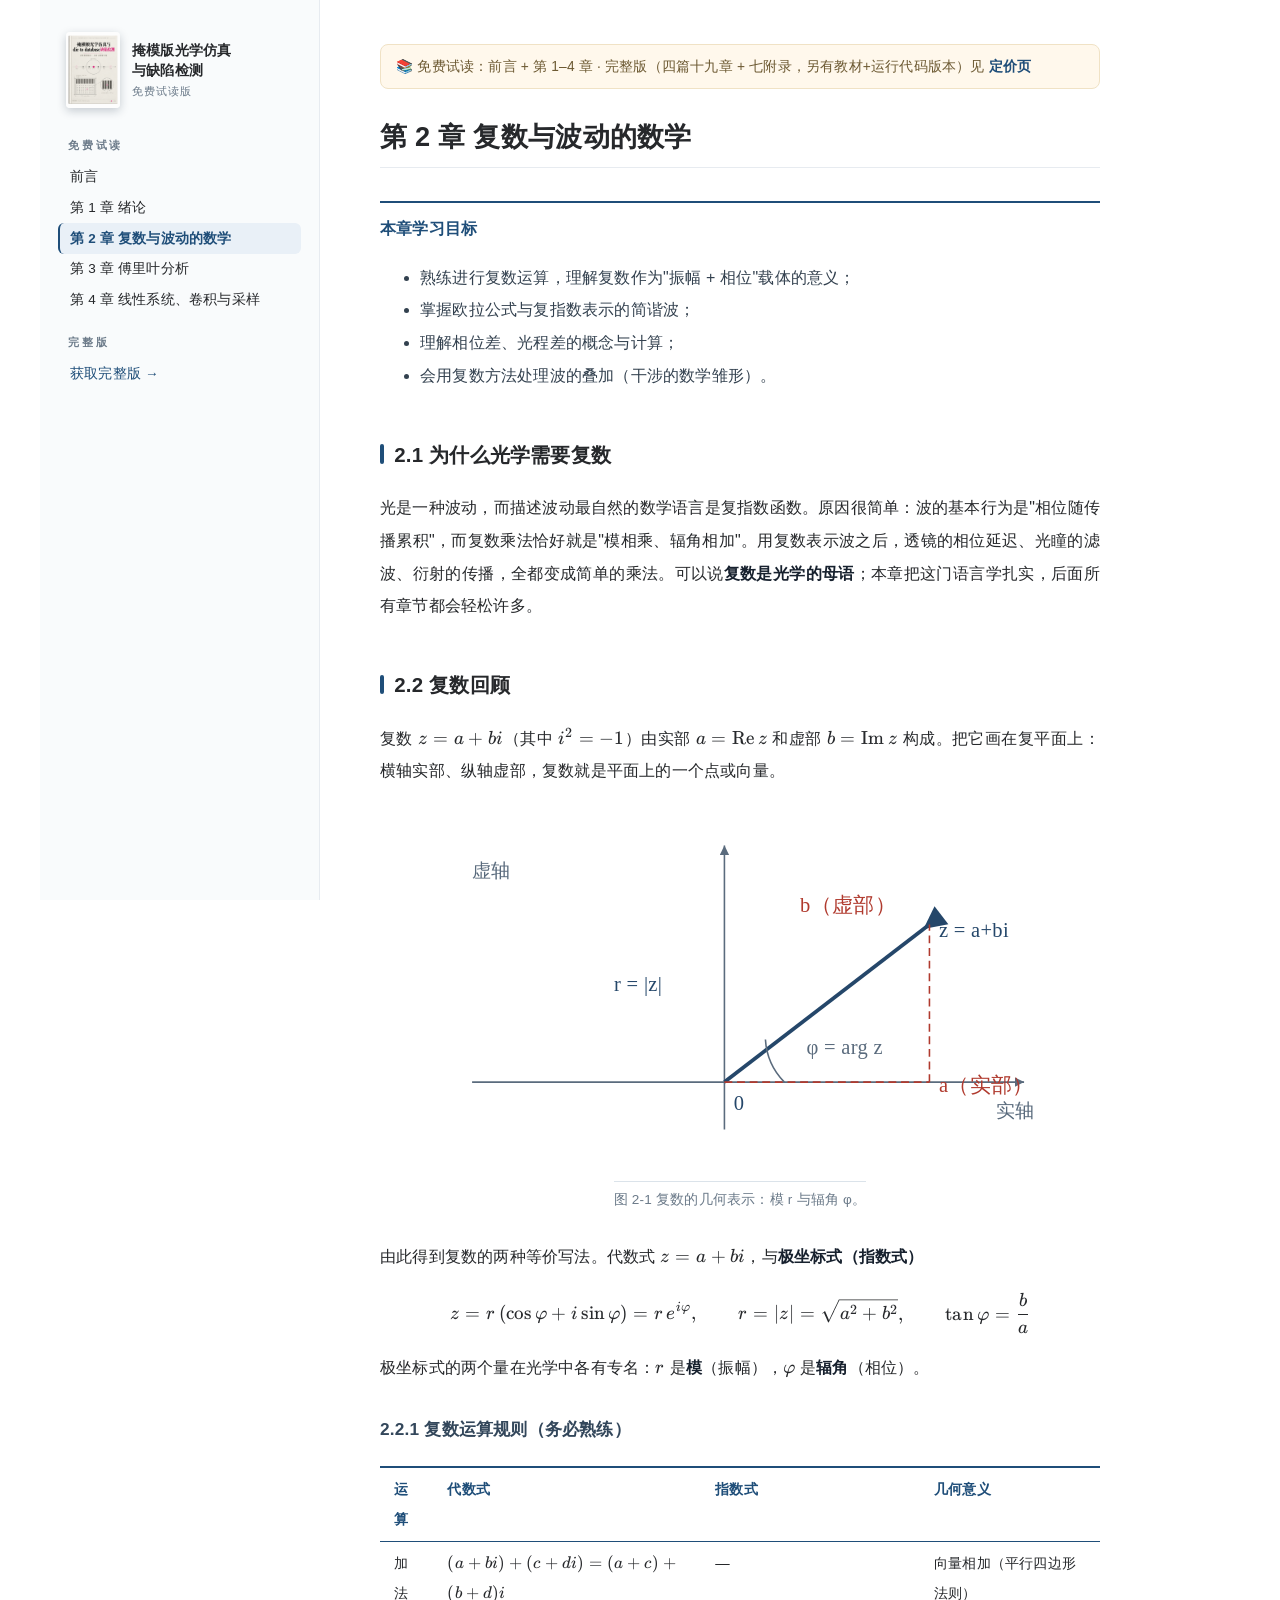
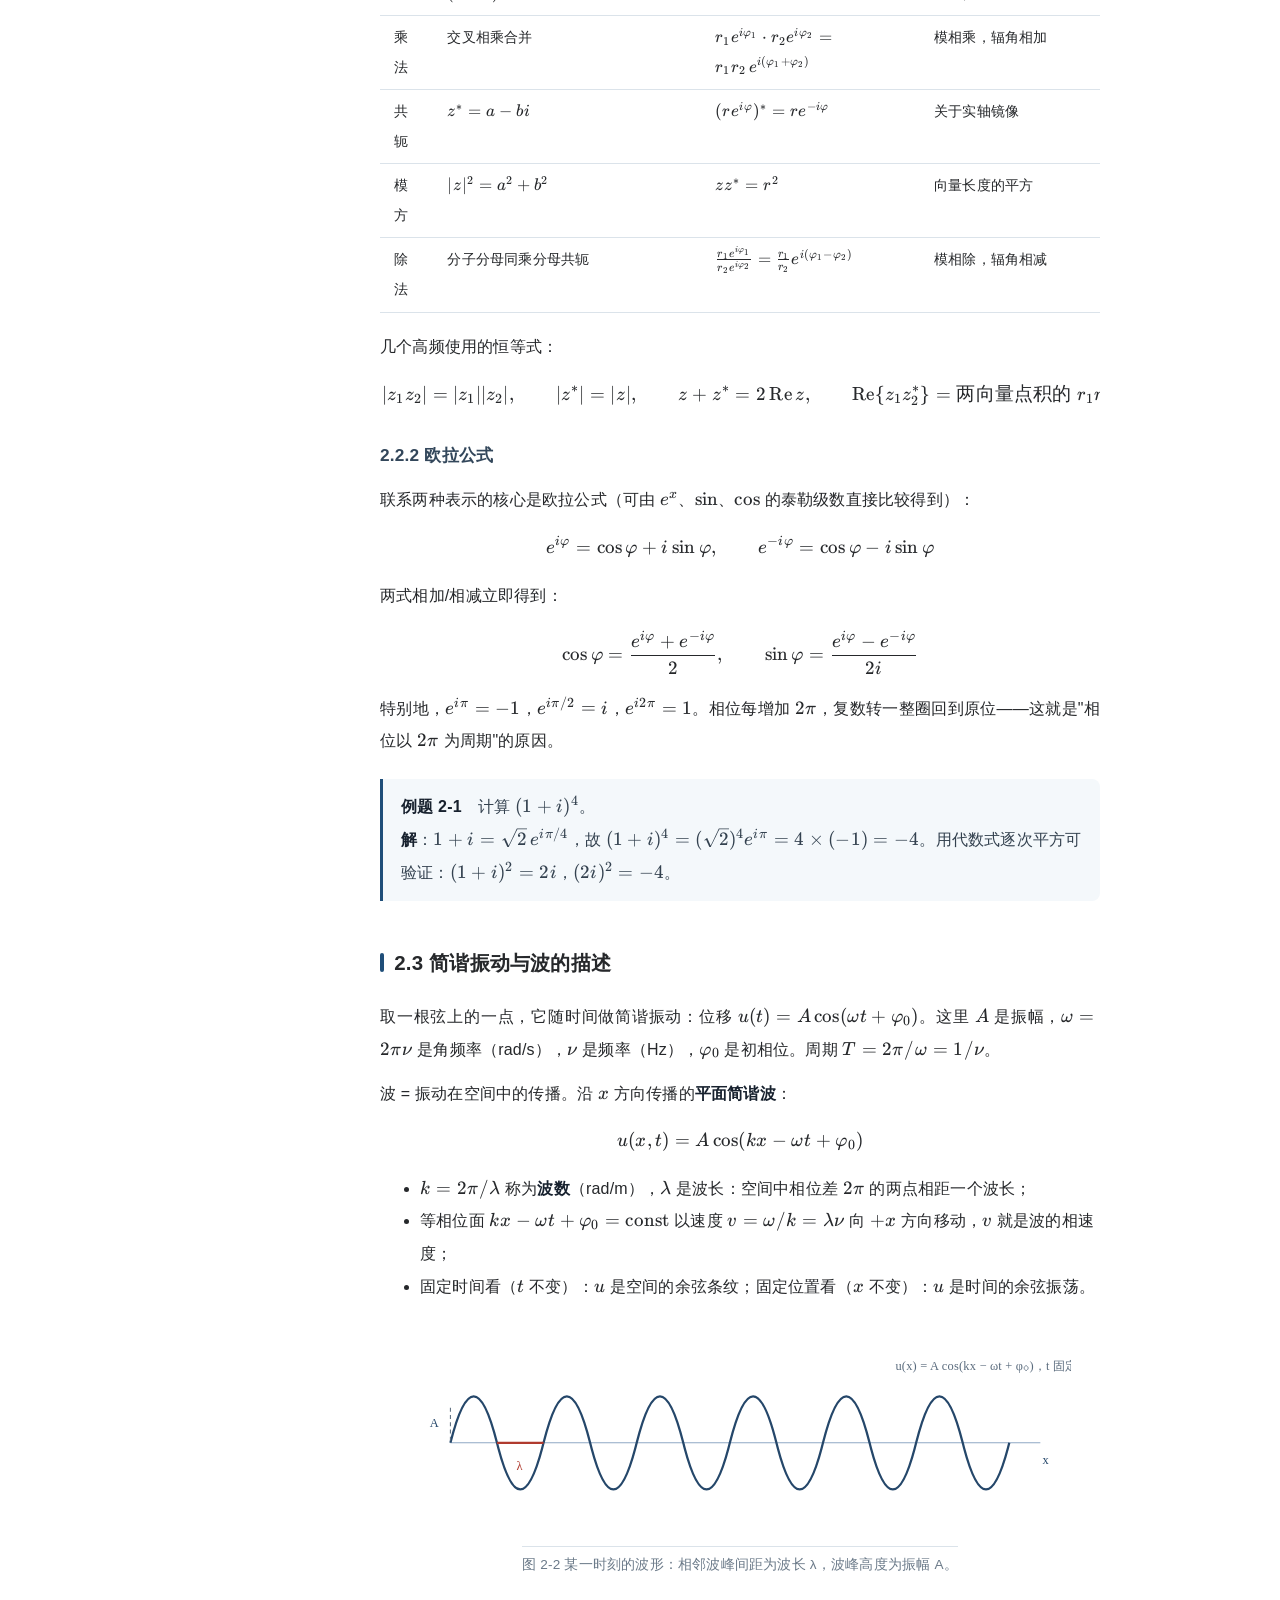
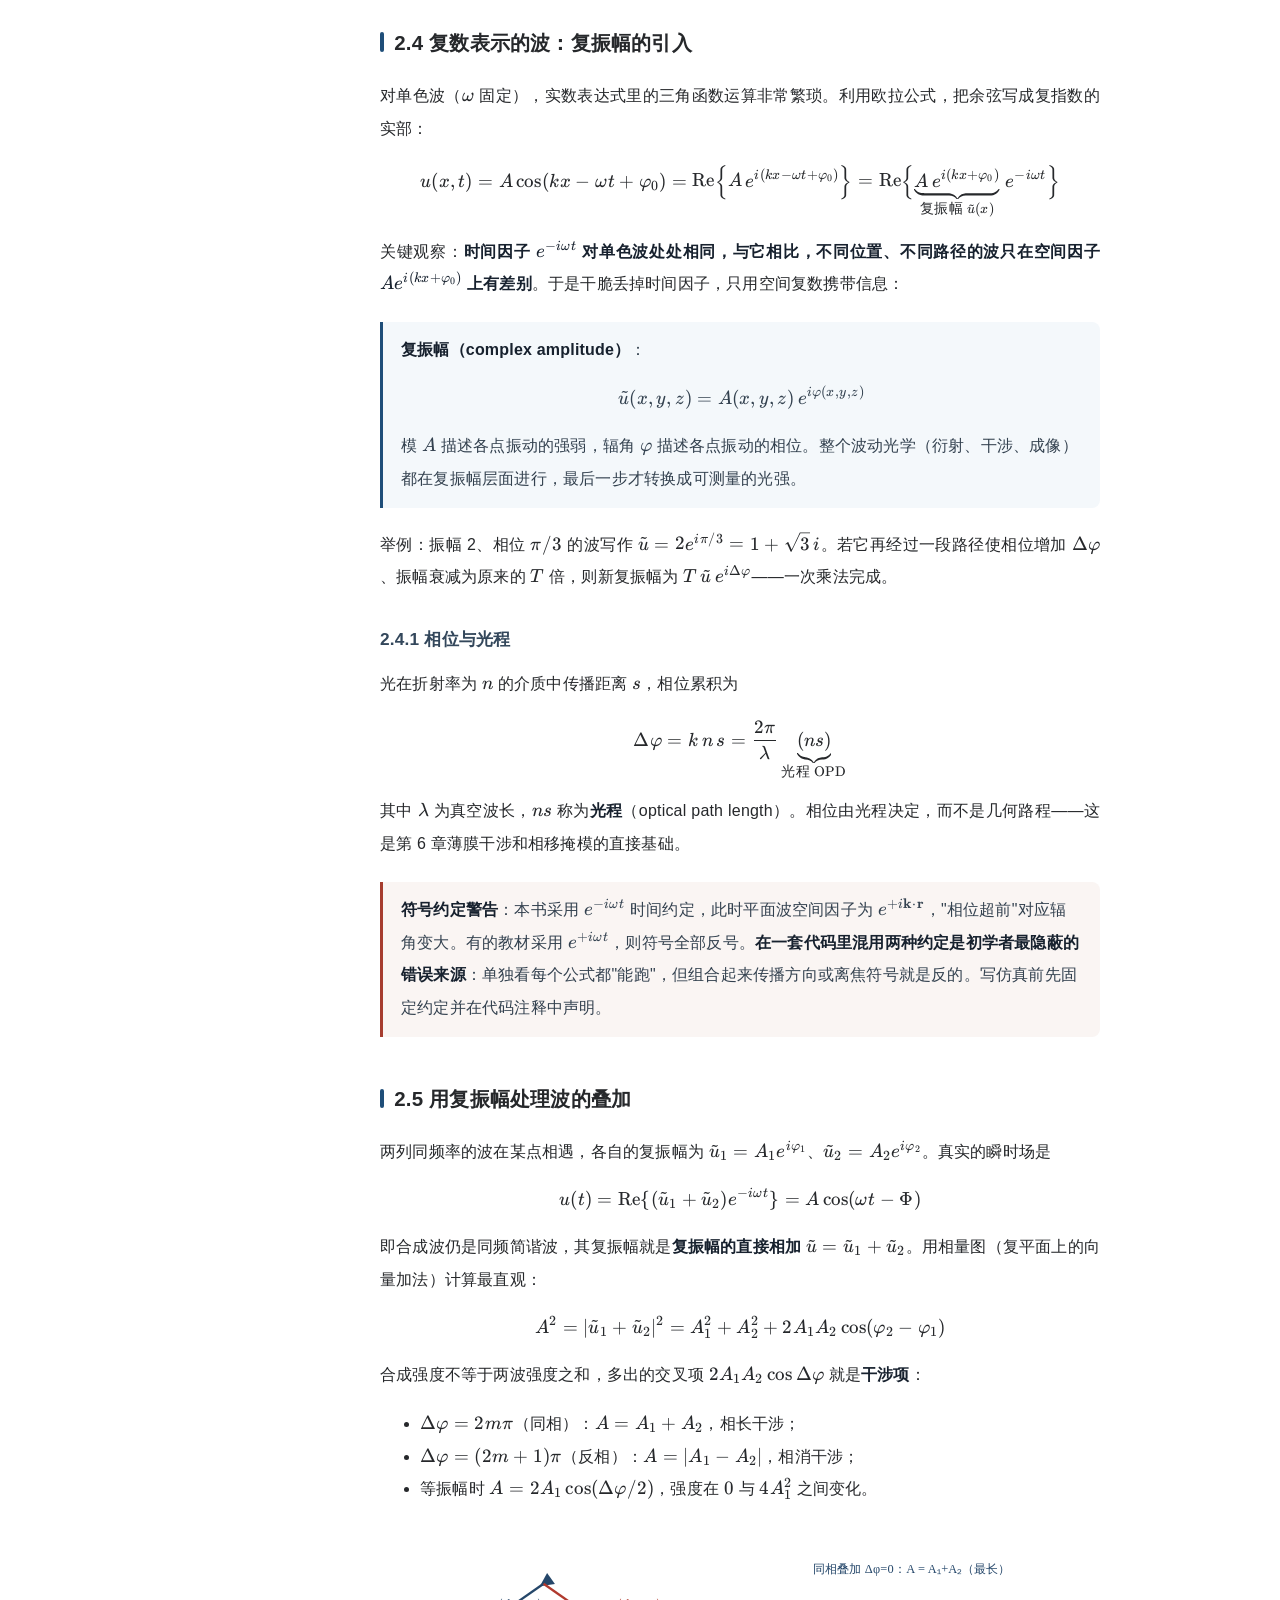
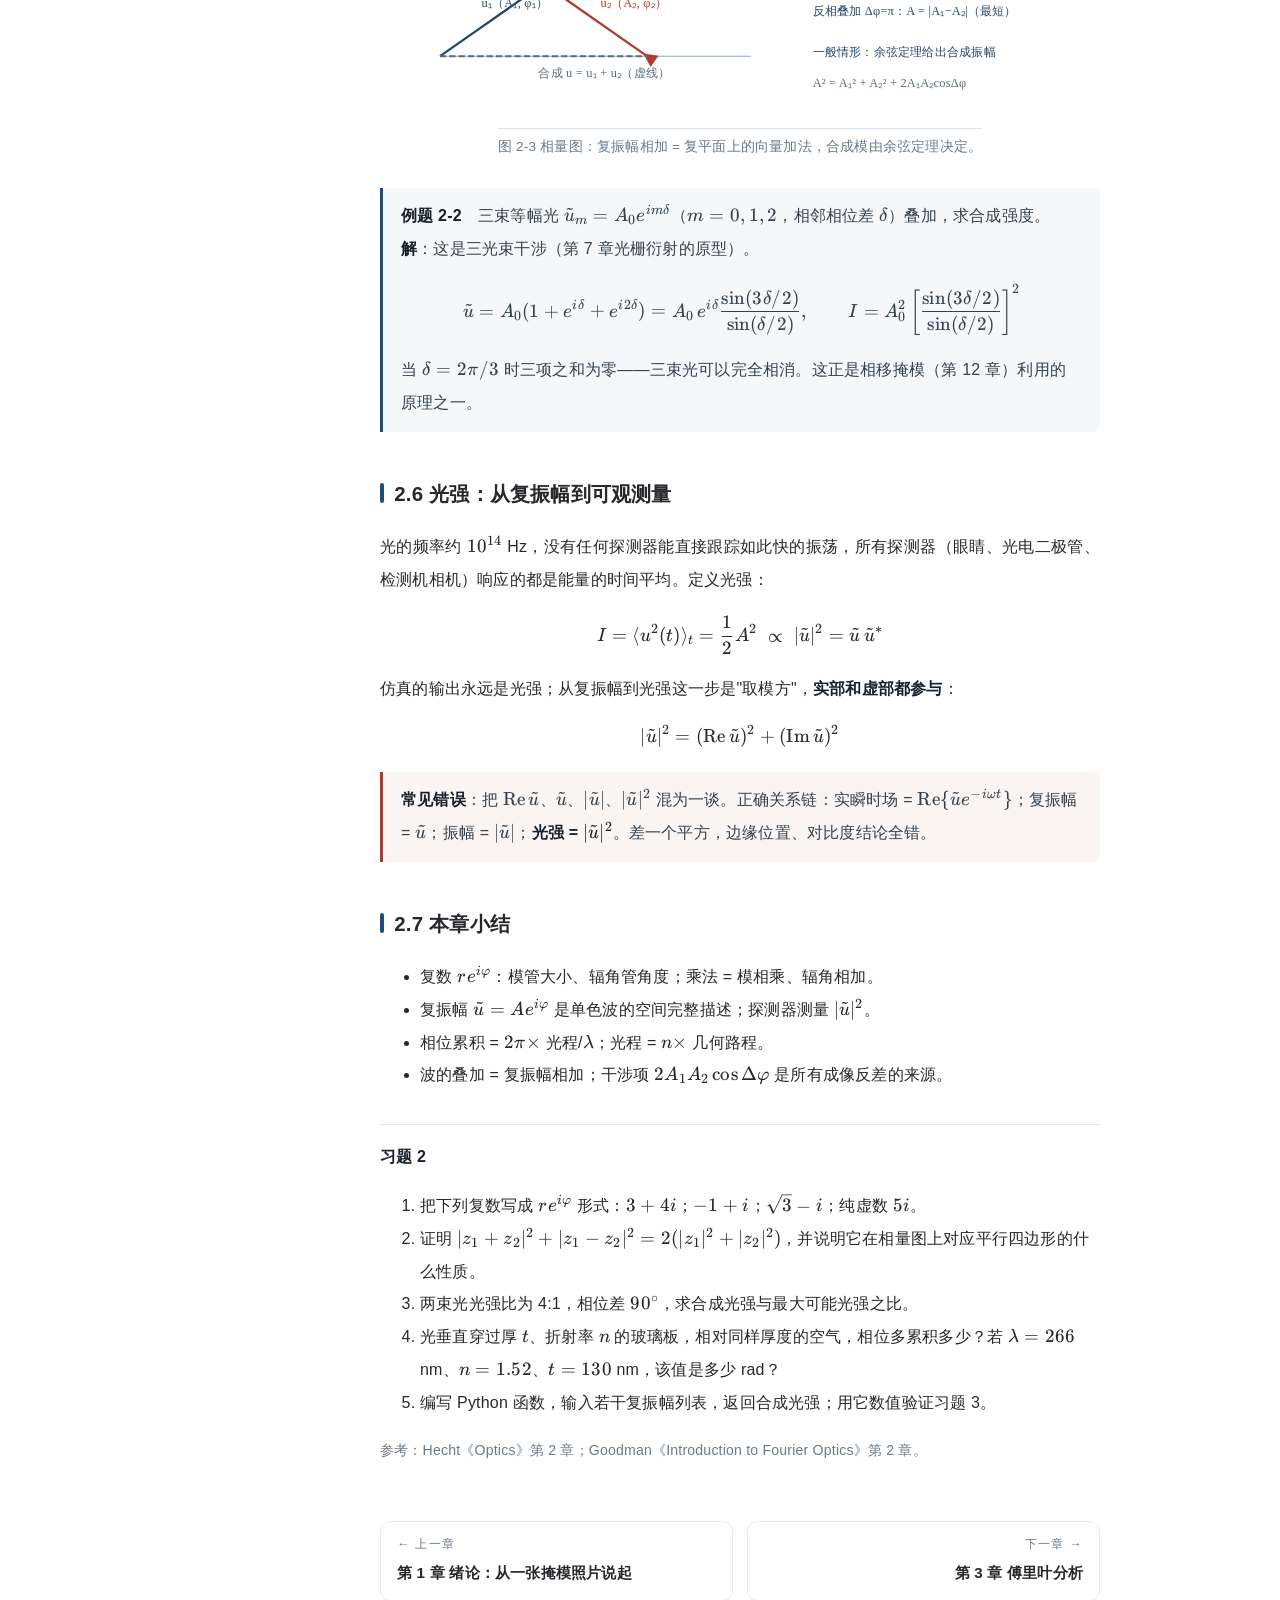
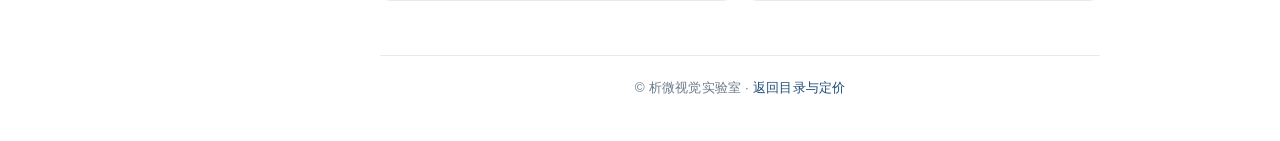
<file: docs/ch02.html>
<!DOCTYPE html>
<html lang="zh-CN">
<head>
<meta charset="utf-8">
<meta name="viewport" content="width=device-width, initial-scale=1">
<title>第 2 章 复数与波动的数学 · 掩模版光学仿真与缺陷检测（试读版）</title>
<link rel="stylesheet" href="style.css">
<link rel="stylesheet" href="assets/katex/katex.min.css">
<script defer src="assets/katex/katex.min.js"></script>
<script defer src="assets/katex/contrib/auto-render.min.js"
 onload="renderMathInElement(document.body,{delimiters:[{left:'$$',right:'$$',display:true},{left:'\\(',right:'\\)',display:false}],throwOnError:false});"></script>
<script defer src="javascripts/katex-init.js"></script>
</head>
<body>
<div class="mobile-top"><a class="mt-title" href="index.html">掩模版光学仿真与缺陷检测</a><a class="mt-home" href="index.html">目录 · 定价</a></div>
<div class="layout">
<nav class="toc">
<a class="book" href="index.html"><img src="cover.png" alt="封面"><span class="bt">掩模版光学仿真<br>与缺陷检测<small>免费试读版</small></span></a>
<div class="part">免费试读</div>
<a href="preface.html">前言</a><a href="ch01.html">第 1 章 绪论</a><a href="ch02.html" class="active">第 2 章 复数与波动的数学</a><a href="ch03.html">第 3 章 傅里叶分析</a><a href="ch04.html">第 4 章 线性系统、卷积与采样</a>
<div class="part">完整版</div>
<a class="ext" href="index.html#buy">获取完整版</a>
</nav>
<main>
<div class="trial-banner">📚 免费试读：前言 + 第 1–4 章 · 完整版（四篇十九章 + 七附录，另有教材+运行代码版本）见 <a href="index.html#buy">定价页</a></div>
<h1>第 2 章 复数与波动的数学</h1>

<div class="objectives"><strong>本章学习目标</strong>
<ul>
<li>熟练进行复数运算，理解复数作为"振幅 + 相位"载体的意义；</li>
<li>掌握欧拉公式与复指数表示的简谐波；</li>
<li>理解相位差、光程差的概念与计算；</li>
<li>会用复数方法处理波的叠加（干涉的数学雏形）。</li>
</ul></div>

<h2>2.1 为什么光学需要复数</h2>

<p>光是一种波动，而描述波动最自然的数学语言是复指数函数。原因很简单：波的基本行为是"相位随传播累积"，而复数乘法恰好就是"模相乘、辐角相加"。用复数表示波之后，透镜的相位延迟、光瞳的滤波、衍射的传播，全都变成简单的乘法。可以说<strong>复数是光学的母语</strong>；本章把这门语言学扎实，后面所有章节都会轻松许多。</p>

<h2>2.2 复数回顾</h2>

<p>复数 \(z = a + bi\)（其中 \(i^2 = -1\)）由实部 \(a = \mathrm{Re}\,z\) 和虚部 \(b = \mathrm{Im}\,z\) 构成。把它画在复平面上：横轴实部、纵轴虚部，复数就是平面上的一个点或向量。</p>

<figure>
<svg viewBox="0 0 420 220" xmlns="http://www.w3.org/2000/svg">
<g font-family="Microsoft YaHei" font-size="13" fill="#25476a">
<line x1="40" y1="170" x2="390" y2="170" stroke="#5a6b7d" marker-end="url(#ax)"/>
<line x1="200" y1="200" x2="200" y2="20" stroke="#5a6b7d" marker-end="url(#ay)"/>
<defs>
<marker id="ax" markerWidth="8" markerHeight="8" refX="6" refY="3" orient="auto"><path d="M0,0 L6,3 L0,6 z" fill="#5a6b7d"/></marker>
<marker id="ay" markerWidth="8" markerHeight="8" refX="6" refY="3" orient="auto"><path d="M0,0 L6,3 L0,6 z" fill="#5a6b7d"/></marker>
</defs>
<line x1="200" y1="170" x2="330" y2="70" stroke="#25476a" stroke-width="2.4" marker-end="url(#av)"/>
<defs><marker id="av" markerWidth="9" markerHeight="9" refX="2" refY="3" orient="auto"><path d="M6,0 L0,3 L6,6 z" fill="#25476a"/></marker></defs>
<line x1="200" y1="170" x2="330" y2="170" stroke="#b03a2e" stroke-dasharray="5 3"/>
<line x1="330" y1="170" x2="330" y2="70" stroke="#b03a2e" stroke-dasharray="5 3"/>
<path d="M238,170 A42,42 0 0 1 226,143" fill="none" stroke="#5a6b7d"/>
<text x="252" y="152" fill="#5a6b7d">φ = arg z</text>
<text x="336" y="78">z = a+bi</text>
<text x="336" y="176" fill="#b03a2e">a（实部）</text>
<text x="248" y="62" fill="#b03a2e">b（虚部）</text>
<text x="206" y="188">0</text>
<text x="130" y="112">r = |z|</text>
<text x="40" y="40" font-size="12" fill="#5a6b7d">虚轴</text>
<text x="372" y="192" font-size="12" fill="#5a6b7d">实轴</text>
</g>
</svg>
<figcaption>图 2-1 复数的几何表示：模 r 与辐角 φ。</figcaption>
</figure>

<p>由此得到复数的两种等价写法。代数式 \(z = a + bi\)，与<strong>极坐标式（指数式）</strong></p>
$$ z = r\,(\cos\varphi + i\sin\varphi) = r\,e^{i\varphi},\qquad
r = |z| = \sqrt{a^2+b^2},\qquad \tan\varphi = \frac{b}{a} $$
<p>极坐标式的两个量在光学中各有专名：\(r\) 是<strong>模</strong>（振幅），\(\varphi\) 是<strong>辐角</strong>（相位）。</p>

<h3>2.2.1 复数运算规则（务必熟练）</h3>

<table>
<tr><th>运算</th><th>代数式</th><th>指数式</th><th>几何意义</th></tr>
<tr><td>加法</td><td>\((a+bi)+(c+di)=(a+c)+(b+d)i\)</td><td>—</td><td>向量相加（平行四边形法则）</td></tr>
<tr><td>乘法</td><td>交叉相乘合并</td><td>\(r_1e^{i\varphi_1}\cdot r_2e^{i\varphi_2}=r_1r_2\,e^{i(\varphi_1+\varphi_2)}\)</td><td>模相乘，辐角相加</td></tr>
<tr><td>共轭</td><td>\(z^* = a-bi\)</td><td>\((re^{i\varphi})^* = re^{-i\varphi}\)</td><td>关于实轴镜像</td></tr>
<tr><td>模方</td><td>\(|z|^2 = a^2+b^2\)</td><td>\(zz^* = r^2\)</td><td>向量长度的平方</td></tr>
<tr><td>除法</td><td>分子分母同乘分母共轭</td><td>\(\frac{r_1e^{i\varphi_1}}{r_2e^{i\varphi_2}} = \frac{r_1}{r_2}e^{i(\varphi_1-\varphi_2)}\)</td><td>模相除，辐角相减</td></tr>
</table>

<p>几个高频使用的恒等式：</p>
$$ |z_1z_2| = |z_1||z_2|,\qquad |z^*| = |z|,\qquad z + z^* = 2\,\mathrm{Re}\,z,\qquad
\mathrm{Re}\{z_1z_2^*\} = \text{两向量点积的 } r_1 r_2 \text{ 倍} $$

<h3>2.2.2 欧拉公式</h3>

<p>联系两种表示的核心是欧拉公式（可由 \(e^x\)、\(\sin\)、\(\cos\) 的泰勒级数直接比较得到）：</p>
$$ e^{i\varphi} = \cos\varphi + i\sin\varphi,\qquad
e^{-i\varphi} = \cos\varphi - i\sin\varphi $$
<p>两式相加/相减立即得到：</p>
$$ \cos\varphi = \frac{e^{i\varphi}+e^{-i\varphi}}{2},\qquad
\sin\varphi = \frac{e^{i\varphi}-e^{-i\varphi}}{2i} $$
<p>特别地，\(e^{i\pi} = -1\)，\(e^{i\pi/2} = i\)，\(e^{i2\pi}=1\)。相位每增加 \(2\pi\)，复数转一整圈回到原位——这就是"相位以 \(2\pi\) 为周期"的原因。</p>

<div class="box"><strong>例题 2-1</strong>　计算 \((1+i)^4\)。<br>
<strong>解</strong>：\(1+i = \sqrt{2}\,e^{i\pi/4}\)，故 \((1+i)^4 = (\sqrt{2})^4 e^{i\pi} = 4\times(-1) = -4\)。用代数式逐次平方可验证：\((1+i)^2 = 2i\)，\((2i)^2 = -4\)。</div>

<h2>2.3 简谐振动与波的描述</h2>

<p>取一根弦上的一点，它随时间做简谐振动：位移 \(u(t) = A\cos(\omega t + \varphi_0)\)。这里 \(A\) 是振幅，\(\omega = 2\pi\nu\) 是角频率（rad/s），\(\nu\) 是频率（Hz），\(\varphi_0\) 是初相位。周期 \(T = 2\pi/\omega = 1/\nu\)。</p>

<p>波 = 振动在空间中的传播。沿 \(x\) 方向传播的<strong>平面简谐波</strong>：</p>
$$ u(x,t) = A\cos(kx - \omega t + \varphi_0) $$

<ul>
<li>\(k = 2\pi/\lambda\) 称为<strong>波数</strong>（rad/m），\(\lambda\) 是波长：空间中相位差 \(2\pi\) 的两点相距一个波长；</li>
<li>等相位面 \(kx-\omega t+\varphi_0 = \text{const}\) 以速度 \(v = \omega/k = \lambda\nu\) 向 \(+x\) 方向移动，\(v\) 就是波的相速度；</li>
<li>固定时间看（\(t\) 不变）：\(u\) 是空间的余弦条纹；固定位置看（\(x\) 不变）：\(u\) 是时间的余弦振荡。</li>
</ul>

<figure>
<svg viewBox="0 0 640 190" xmlns="http://www.w3.org/2000/svg">
<g font-family="Microsoft YaHei" font-size="13" fill="#25476a">
<line x1="40" y1="110" x2="610" y2="110" stroke="#8fa8c4"/>
<path d="M40,110 C55,50 70,50 85,110 C100,170 115,170 130,110 C145,50 160,50 175,110 C190,170 205,170 220,110 C235,50 250,50 265,110 C280,170 295,170 310,110 C325,50 340,50 355,110 C370,170 385,170 400,110 C415,50 430,50 445,110 C460,170 475,170 490,110 C505,50 520,50 535,110 C550,170 565,170 580,110" fill="none" stroke="#25476a" stroke-width="2.2"/>
<line x1="85" y1="110" x2="130" y2="110" stroke="#b03a2e" stroke-width="2"/>
<text x="107" y="136" fill="#b03a2e" font-size="12" text-anchor="middle">λ</text>
<line x1="40" y1="76" x2="40" y2="110" stroke="#5a6b7d" stroke-dasharray="4 3"/>
<text x="20" y="95" font-size="12">A</text>
<text x="612" y="130" font-size="12">x</text>
<text x="470" y="40" font-size="12" fill="#5a6b7d">u(x) = A cos(kx − ωt + φ₀)，t 固定</text>
</g>
</svg>
<figcaption>图 2-2 某一时刻的波形：相邻波峰间距为波长 λ，波峰高度为振幅 A。</figcaption>
</figure>

<h2>2.4 复数表示的波：复振幅的引入</h2>

<p>对单色波（\(\omega\) 固定），实数表达式里的三角函数运算非常繁琐。利用欧拉公式，把余弦写成复指数的实部：</p>
$$ u(x,t) = A\cos(kx-\omega t+\varphi_0)
= \mathrm{Re}\Big\{ A\,e^{i(kx-\omega t+\varphi_0)} \Big\}
= \mathrm{Re}\Big\{ \underbrace{A\,e^{i(kx+\varphi_0)}}_{\text{复振幅 } \tilde{u}(x)}\; e^{-i\omega t} \Big\} $$

<p>关键观察：<strong>时间因子 \(e^{-i\omega t}\) 对单色波处处相同，与它相比，不同位置、不同路径的波只在空间因子 \(Ae^{i(kx+\varphi_0)}\) 上有差别</strong>。于是干脆丢掉时间因子，只用空间复数携带信息：</p>

<div class="box">
<strong>复振幅（complex amplitude）</strong>：
$$ \tilde{u}(x,y,z) = A(x,y,z)\,e^{i\varphi(x,y,z)} $$
模 \(A\) 描述各点振动的强弱，辐角 \(\varphi\) 描述各点振动的相位。整个波动光学（衍射、干涉、成像）都在复振幅层面进行，最后一步才转换成可测量的光强。
</div>

<p>举例：振幅 2、相位 \(\pi/3\) 的波写作 \(\tilde u = 2e^{i\pi/3} = 1 + \sqrt{3}\,i\)。若它再经过一段路径使相位增加 \(\Delta\varphi\)、振幅衰减为原来的 \(T\) 倍，则新复振幅为 \(T\,\tilde u\, e^{i\Delta\varphi}\)——一次乘法完成。</p>

<h3>2.4.1 相位与光程</h3>

<p>光在折射率为 \(n\) 的介质中传播距离 \(s\)，相位累积为</p>
$$ \Delta\varphi = k\,n\,s = \frac{2\pi}{\lambda}\,\underbrace{(ns)}_{\text{光程 OPD}} $$
<p>其中 \(\lambda\) 为真空波长，\(ns\) 称为<strong>光程</strong>（optical path length）。相位由光程决定，而不是几何路程——这是第 6 章薄膜干涉和相移掩模的直接基础。</p>

<div class="box warn"><strong>符号约定警告</strong>：本书采用 \(e^{-i\omega t}\) 时间约定，此时平面波空间因子为 \(e^{+i\mathbf{k}\cdot\mathbf{r}}\)，"相位超前"对应辐角变大。有的教材采用 \(e^{+i\omega t}\)，则符号全部反号。<strong>在一套代码里混用两种约定是初学者最隐蔽的错误来源</strong>：单独看每个公式都"能跑"，但组合起来传播方向或离焦符号就是反的。写仿真前先固定约定并在代码注释中声明。</div>

<h2>2.5 用复振幅处理波的叠加</h2>

<p>两列同频率的波在某点相遇，各自的复振幅为 \(\tilde u_1 = A_1e^{i\varphi_1}\)、\(\tilde u_2 = A_2e^{i\varphi_2}\)。真实的瞬时场是</p>
$$ u(t) = \mathrm{Re}\{(\tilde u_1 + \tilde u_2)e^{-i\omega t}\} = A\cos(\omega t - \Phi) $$
<p>即合成波仍是同频简谐波，其复振幅就是<strong>复振幅的直接相加</strong> \(\tilde u = \tilde u_1 + \tilde u_2\)。用相量图（复平面上的向量加法）计算最直观：</p>

$$ A^2 = |\tilde u_1 + \tilde u_2|^2 = A_1^2 + A_2^2 + 2A_1A_2\cos(\varphi_2-\varphi_1) $$

<p>合成强度不等于两波强度之和，多出的交叉项 \(2A_1A_2\cos\Delta\varphi\) 就是<strong>干涉项</strong>：</p>

<ul>
<li>\(\Delta\varphi = 2m\pi\)（同相）：\(A = A_1+A_2\)，相长干涉；</li>
<li>\(\Delta\varphi = (2m+1)\pi\)（反相）：\(A = |A_1-A_2|\)，相消干涉；</li>
<li>等振幅时 \(A=2A_1\cos(\Delta\varphi/2)\)，强度在 \(0\) 与 \(4A_1^2\) 之间变化。</li>
</ul>

<figure>
<svg viewBox="0 0 640 170" xmlns="http://www.w3.org/2000/svg">
<g font-family="Microsoft YaHei" font-size="12" fill="#25476a">
<line x1="30" y1="120" x2="330" y2="120" stroke="#8fa8c4"/>
<line x1="30" y1="120" x2="130" y2="50" stroke="#25476a" stroke-width="2.2" marker-end="url(#p1)"/>
<line x1="130" y1="50" x2="230" y2="120" stroke="#b03a2e" stroke-width="2.2" marker-end="url(#p2)"/>
<line x1="30" y1="120" x2="230" y2="120" stroke="#5a6b7d" stroke-width="2" stroke-dasharray="6 3"/>
<text x="70" y="72">u₁（A₁, φ₁）</text><text x="185" y="72" fill="#b03a2e">u₂（A₂, φ₂）</text>
<text x="125" y="140" fill="#5a6b7d">合成 u = u₁ + u₂（虚线）</text>
<text x="390" y="40">同相叠加 Δφ=0：A = A₁+A₂（最长）</text>
<text x="390" y="80">反相叠加 Δφ=π：A = |A₁−A₂|（最短）</text>
<text x="390" y="120">一般情形：余弦定理给出合成振幅</text>
<text x="390" y="150" fill="#5a6b7d">A² = A₁² + A₂² + 2A₁A₂cosΔφ</text>
</g>
<defs>
<marker id="p1" markerWidth="8" markerHeight="8" refX="2" refY="3" orient="auto"><path d="M6,0 L0,3 L6,6 z" fill="#25476a"/></marker>
<marker id="p2" markerWidth="8" markerHeight="8" refX="2" refY="3" orient="auto"><path d="M6,0 L0,3 L6,6 z" fill="#b03a2e"/></marker>
</defs>
</svg>
<figcaption>图 2-3 相量图：复振幅相加 = 复平面上的向量加法，合成模由余弦定理决定。</figcaption>
</figure>

<div class="box"><strong>例题 2-2</strong>　三束等幅光 \(\tilde u_m = A_0e^{im\delta}\)（\(m=0,1,2\)，相邻相位差 \(\delta\)）叠加，求合成强度。<br>
<strong>解</strong>：这是三光束干涉（第 7 章光栅衍射的原型）。
$$ \tilde u = A_0(1 + e^{i\delta} + e^{i2\delta}) = A_0\,e^{i\delta}\frac{\sin(3\delta/2)}{\sin(\delta/2)},\qquad
I = A_0^2\left[\frac{\sin(3\delta/2)}{\sin(\delta/2)}\right]^2 $$
当 \(\delta = 2\pi/3\) 时三项之和为零——三束光可以完全相消。这正是相移掩模（第 12 章）利用的原理之一。</div>

<h2>2.6 光强：从复振幅到可观测量</h2>

<p>光的频率约 \(10^{14}\) Hz，没有任何探测器能直接跟踪如此快的振荡，所有探测器（眼睛、光电二极管、检测机相机）响应的都是能量的时间平均。定义光强：</p>
$$ I = \langle u^2(t)\rangle_t = \frac{1}{2}A^2 \;\propto\; |\tilde u|^2 = \tilde u\,\tilde u^* $$
<p>仿真的输出永远是光强；从复振幅到光强这一步是"取模方"，<strong>实部和虚部都参与</strong>：</p>
$$ |\tilde u|^2 = (\mathrm{Re}\,\tilde u)^2 + (\mathrm{Im}\,\tilde u)^2 $$

<div class="box warn"><strong>常见错误</strong>：把 \(\mathrm{Re}\,\tilde u\)、\(\tilde u\)、\(|\tilde u|\)、\(|\tilde u|^2\) 混为一谈。正确关系链：实瞬时场 = \(\mathrm{Re}\{\tilde u e^{-i\omega t}\}\)；复振幅 = \(\tilde u\)；振幅 = \(|\tilde u|\)；<strong>光强 = \(|\tilde u|^2\)</strong>。差一个平方，边缘位置、对比度结论全错。</div>

<h2>2.7 本章小结</h2>

<ul>
<li>复数 \(re^{i\varphi}\)：模管大小、辐角管角度；乘法 = 模相乘、辐角相加。</li>
<li>复振幅 \(\tilde u = Ae^{i\varphi}\) 是单色波的空间完整描述；探测器测量 \(|\tilde u|^2\)。</li>
<li>相位累积 = \(2\pi \times\) 光程/\(\lambda\)；光程 = \(n \times\) 几何路程。</li>
<li>波的叠加 = 复振幅相加；干涉项 \(2A_1A_2\cos\Delta\varphi\) 是所有成像反差的来源。</li>
</ul>

<div class="exercises"><strong>习题 2</strong>
<ol>
<li>把下列复数写成 \(re^{i\varphi}\) 形式：\(3+4i\)；\(-1+i\)；\(\sqrt{3}-i\)；纯虚数 \(5i\)。</li>
<li>证明 \(|z_1+z_2|^2 + |z_1-z_2|^2 = 2(|z_1|^2+|z_2|^2)\)，并说明它在相量图上对应平行四边形的什么性质。</li>
<li>两束光光强比为 4:1，相位差 \(90^\circ\)，求合成光强与最大可能光强之比。</li>
<li>光垂直穿过厚 \(t\)、折射率 \(n\) 的玻璃板，相对同样厚度的空气，相位多累积多少？若 \(\lambda=266\) nm、\(n=1.52\)、\(t=130\) nm，该值是多少 rad？</li>
<li>编写 Python 函数，输入若干复振幅列表，返回合成光强；用它数值验证习题 3。</li>
</ol></div>

<p class="refs">参考：Hecht《Optics》第 2 章；Goodman《Introduction to Fourier Optics》第 2 章。</p>

<div class="pager"><a href="ch01.html"><span>← 上一章</span><b>第 1 章 绪论：从一张掩模照片说起</b></a><a href="ch03.html"><span>下一章 →</span><b>第 3 章 傅里叶分析</b></a></div>
<footer class="colophon">© 析微视觉实验室 · <a href="index.html">返回目录与定价</a></footer>
</main>
</div>
</body>
</html>
</file>
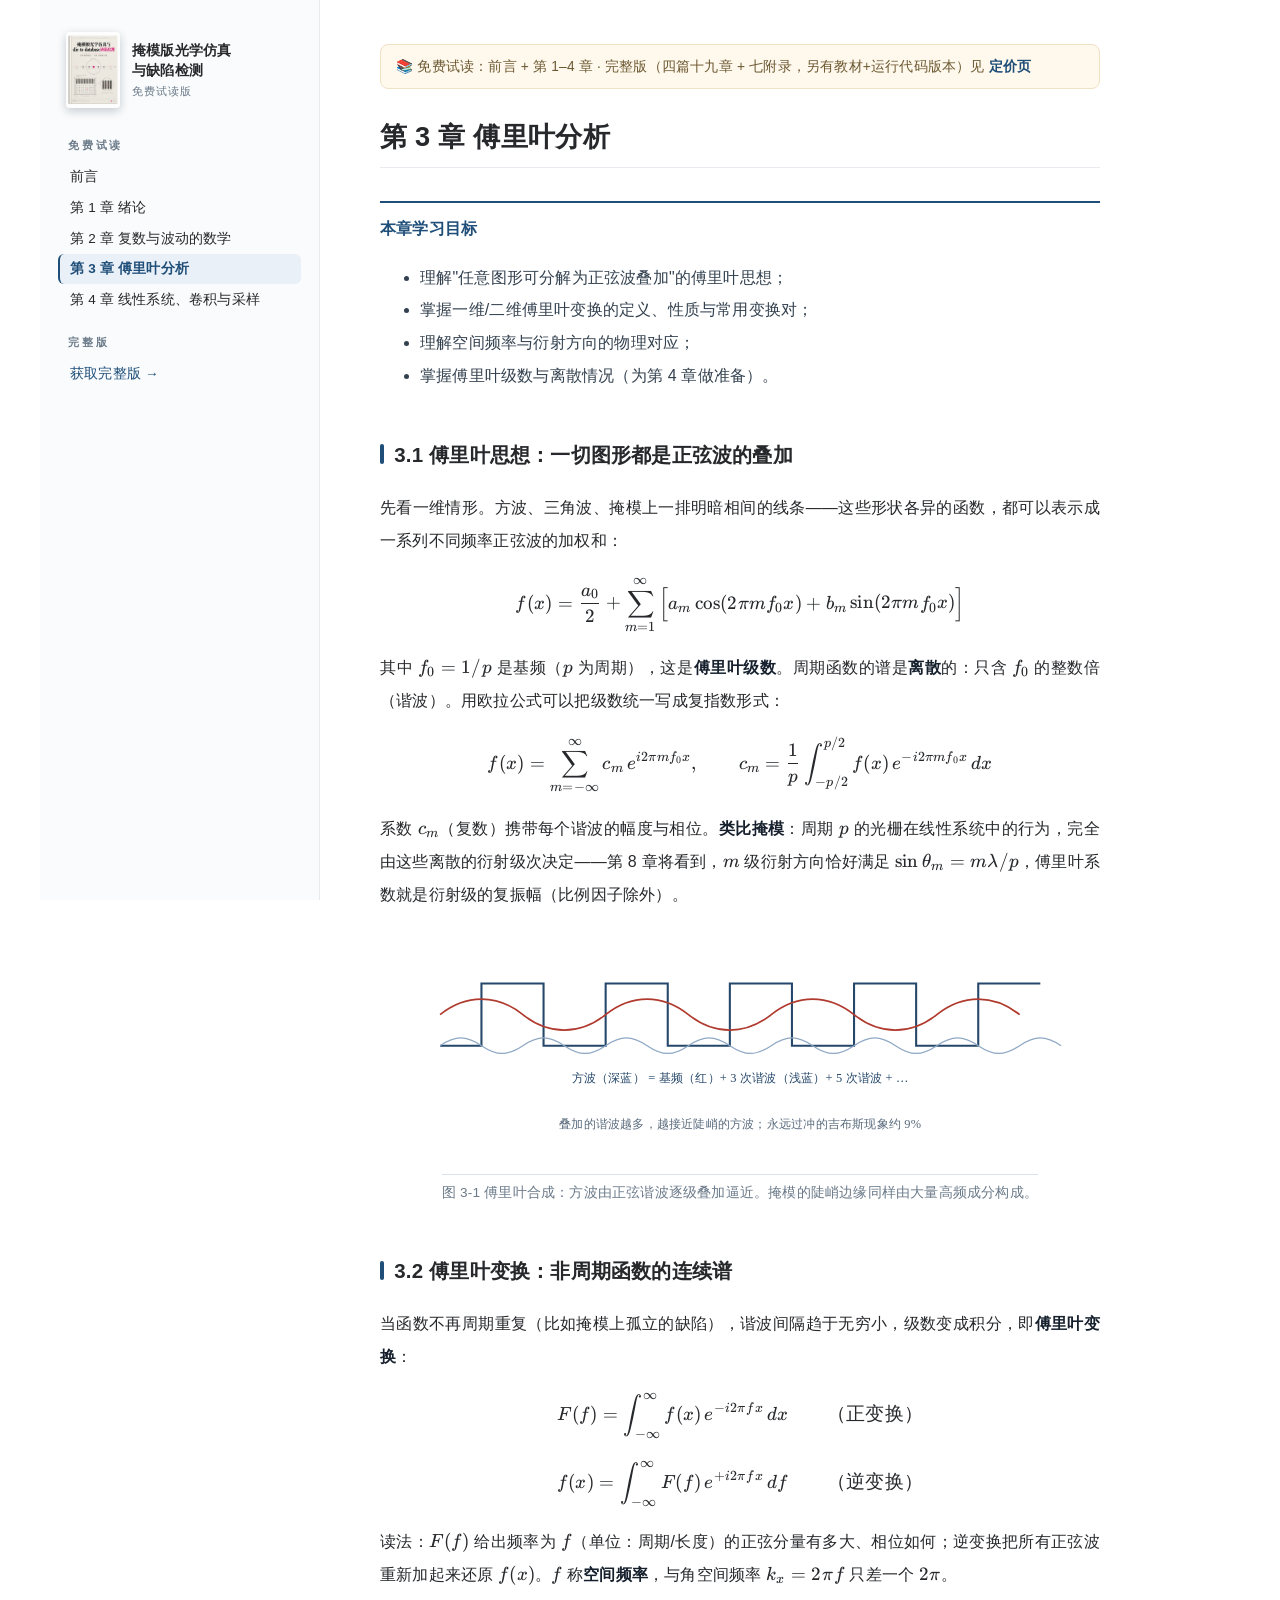
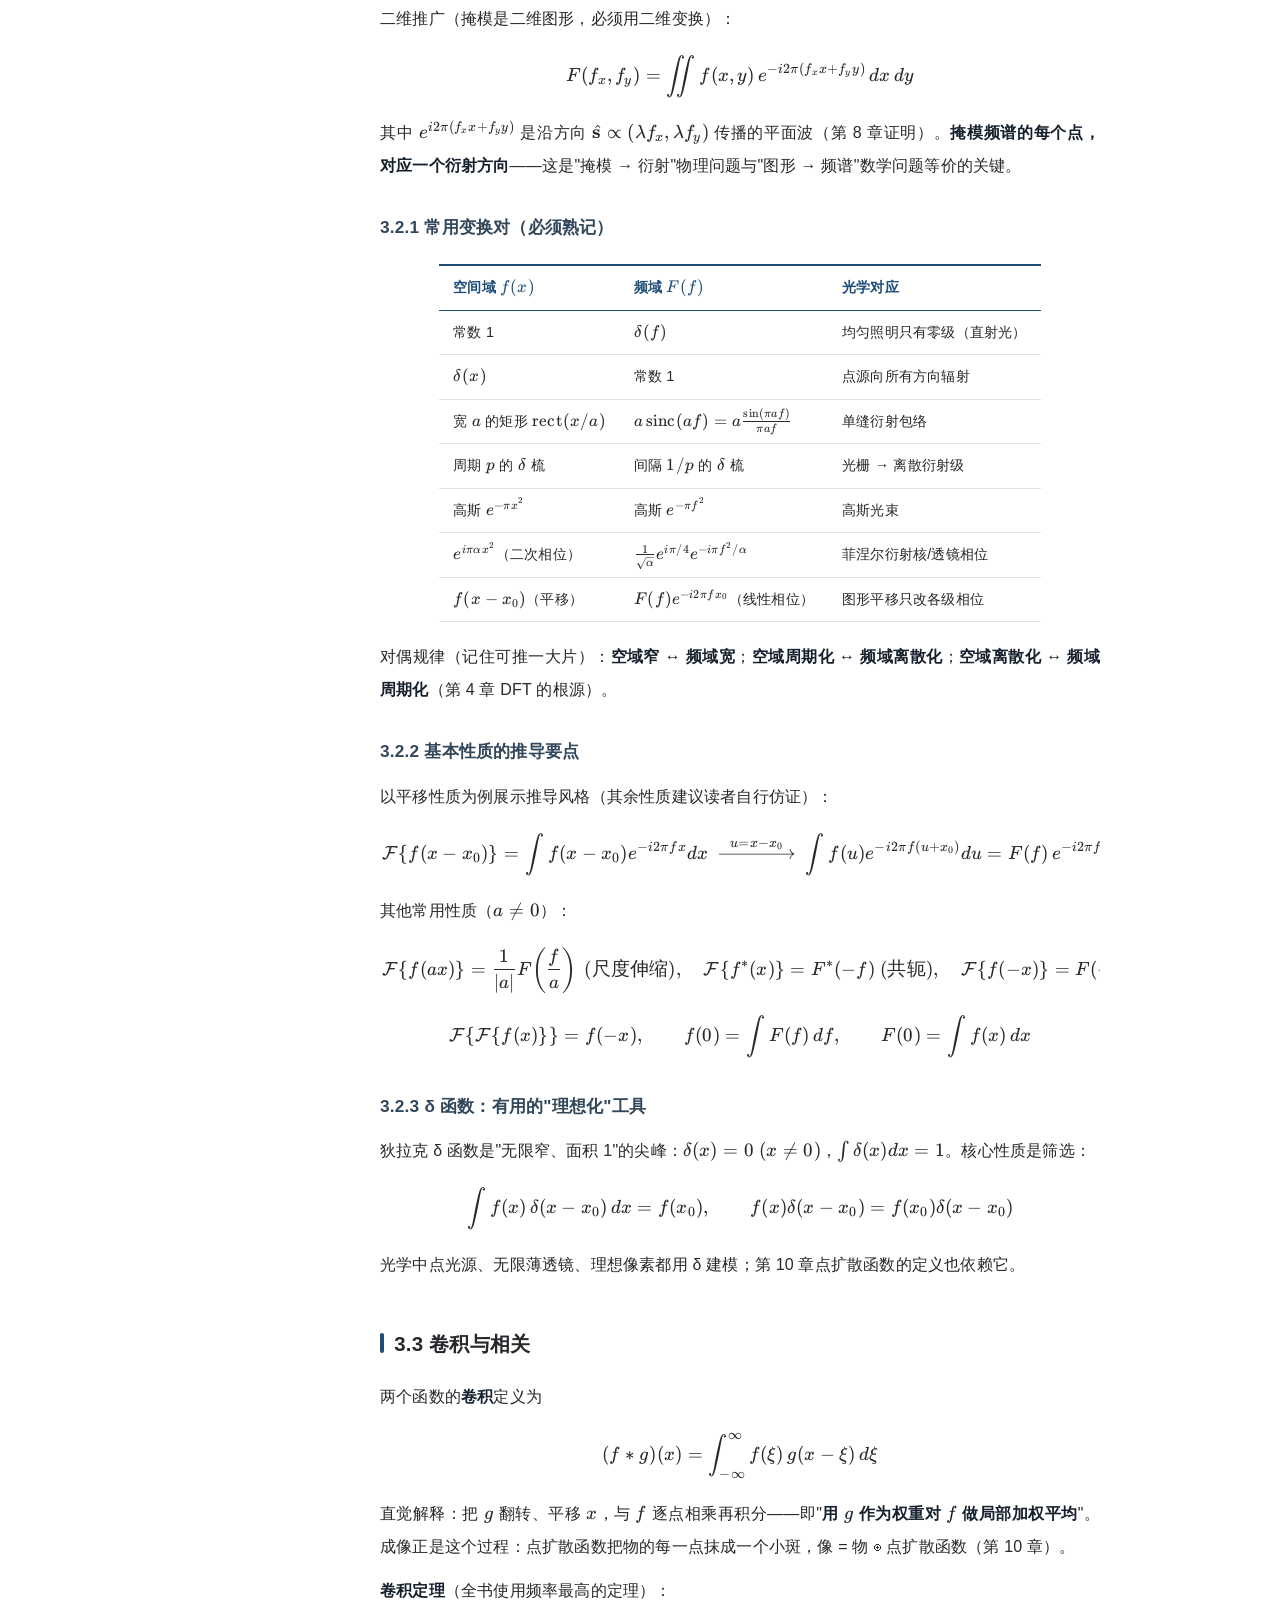
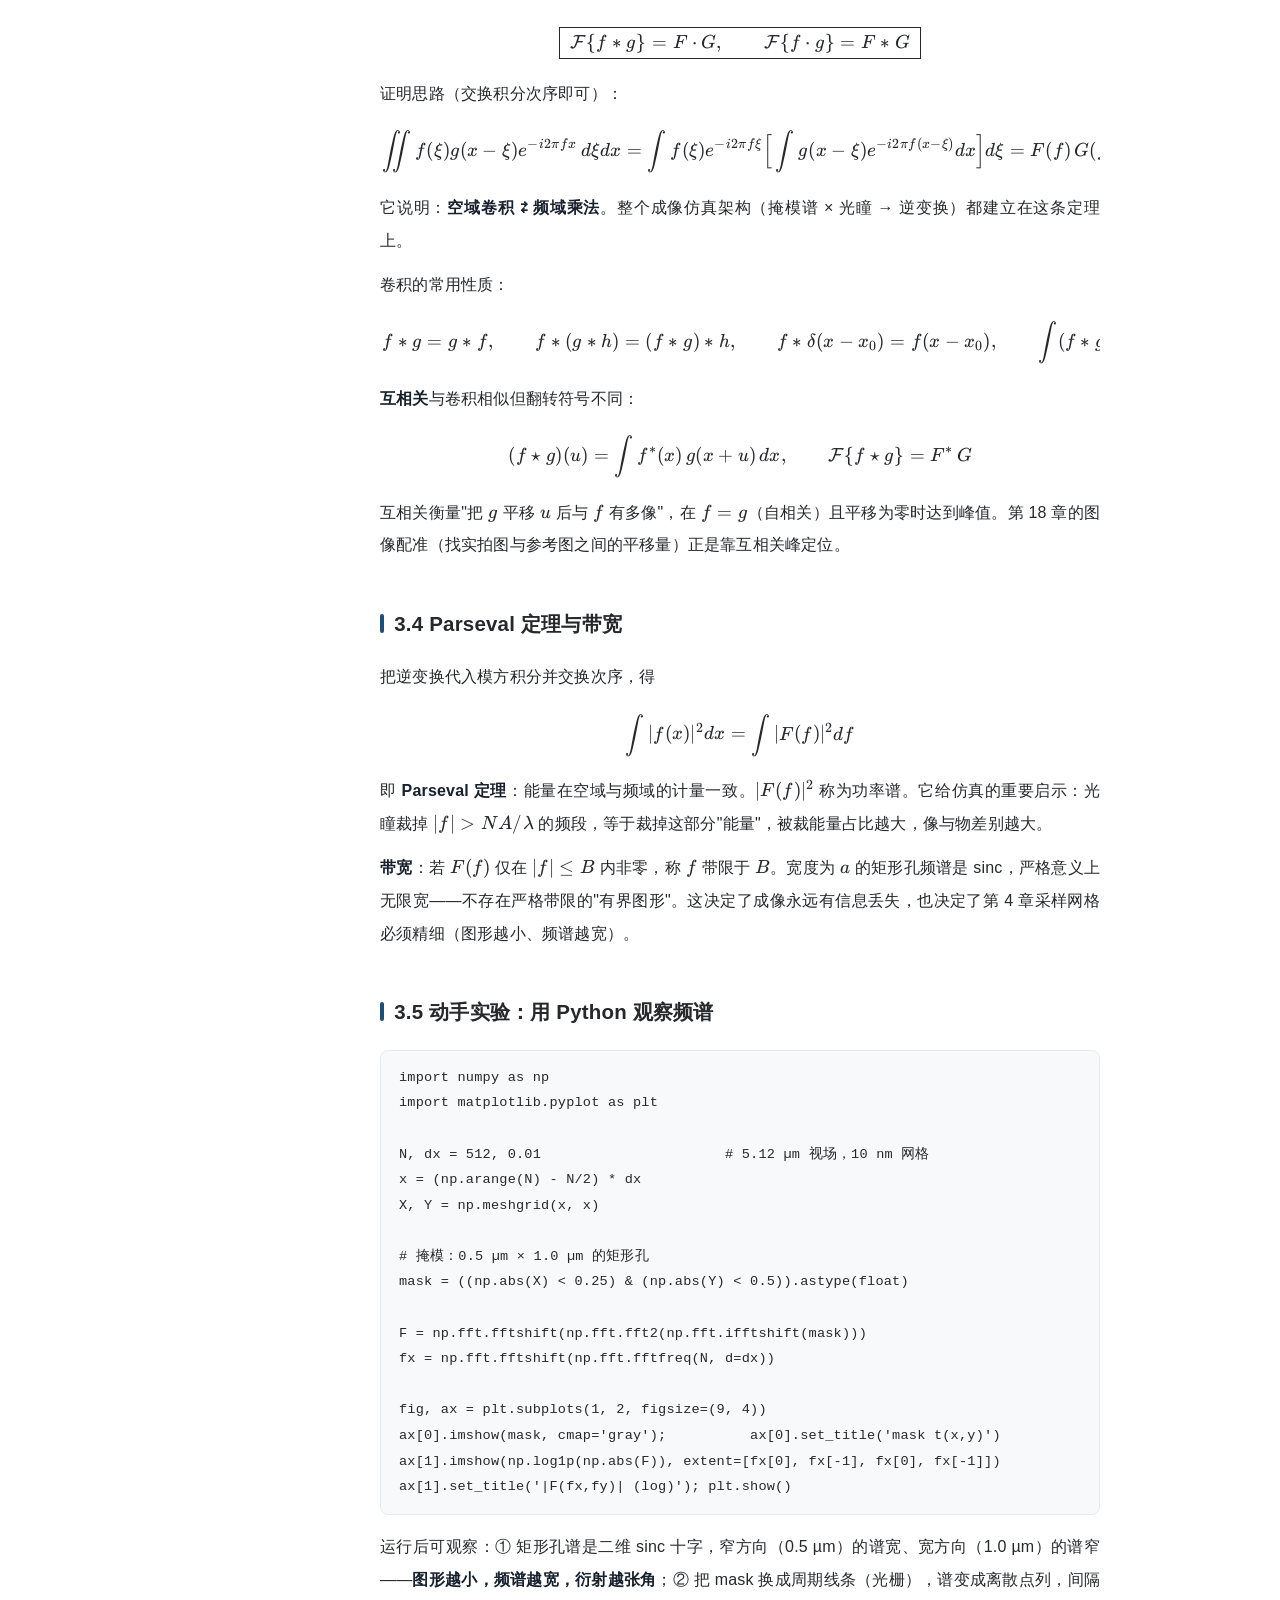
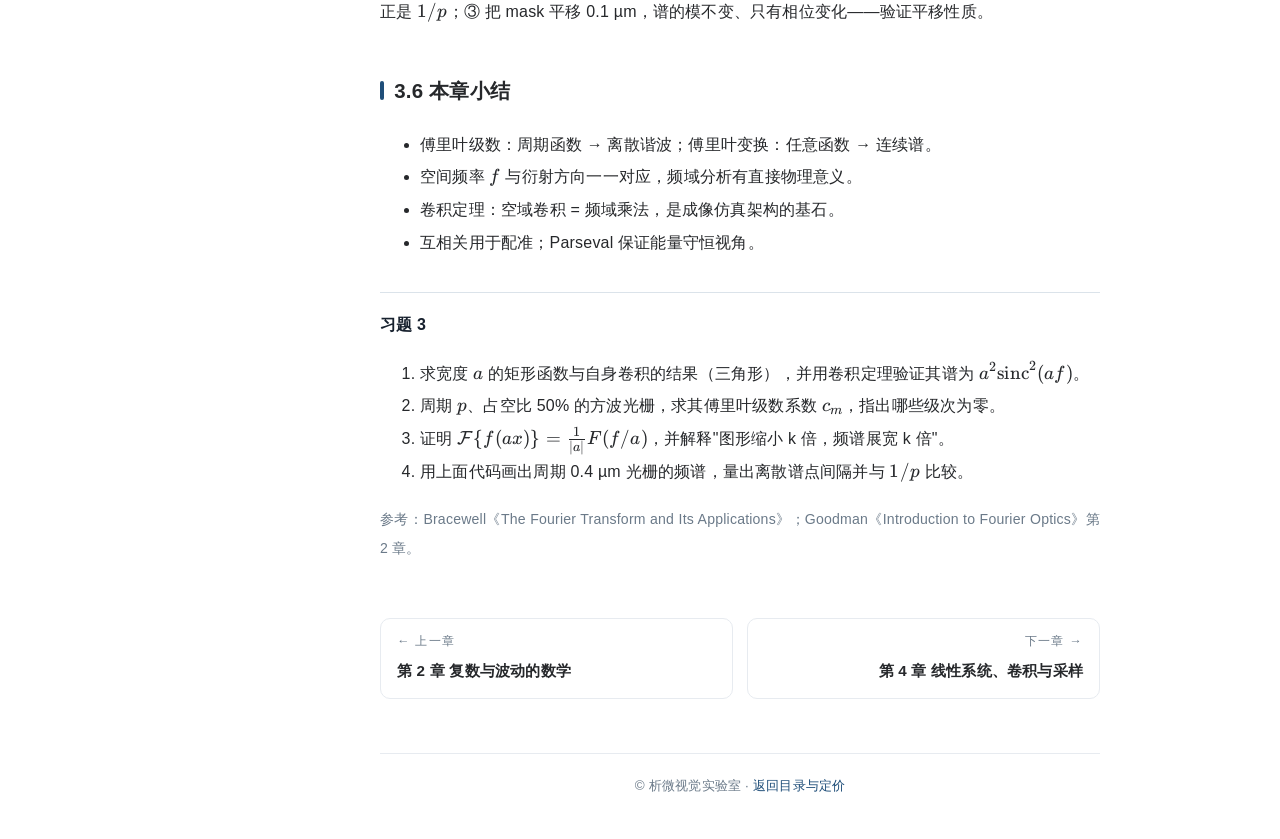
<file: docs/ch03.html>
<!DOCTYPE html>
<html lang="zh-CN">
<head>
<meta charset="utf-8">
<meta name="viewport" content="width=device-width, initial-scale=1">
<title>第 3 章 傅里叶分析 · 掩模版光学仿真与缺陷检测（试读版）</title>
<link rel="stylesheet" href="style.css">
<link rel="stylesheet" href="assets/katex/katex.min.css">
<script defer src="assets/katex/katex.min.js"></script>
<script defer src="assets/katex/contrib/auto-render.min.js"
 onload="renderMathInElement(document.body,{delimiters:[{left:'$$',right:'$$',display:true},{left:'\\(',right:'\\)',display:false}],throwOnError:false});"></script>
<script defer src="javascripts/katex-init.js"></script>
</head>
<body>
<div class="mobile-top"><a class="mt-title" href="index.html">掩模版光学仿真与缺陷检测</a><a class="mt-home" href="index.html">目录 · 定价</a></div>
<div class="layout">
<nav class="toc">
<a class="book" href="index.html"><img src="cover.png" alt="封面"><span class="bt">掩模版光学仿真<br>与缺陷检测<small>免费试读版</small></span></a>
<div class="part">免费试读</div>
<a href="preface.html">前言</a><a href="ch01.html">第 1 章 绪论</a><a href="ch02.html">第 2 章 复数与波动的数学</a><a href="ch03.html" class="active">第 3 章 傅里叶分析</a><a href="ch04.html">第 4 章 线性系统、卷积与采样</a>
<div class="part">完整版</div>
<a class="ext" href="index.html#buy">获取完整版</a>
</nav>
<main>
<div class="trial-banner">📚 免费试读：前言 + 第 1–4 章 · 完整版（四篇十九章 + 七附录，另有教材+运行代码版本）见 <a href="index.html#buy">定价页</a></div>
<h1>第 3 章 傅里叶分析</h1>

<div class="objectives"><strong>本章学习目标</strong>
<ul>
<li>理解"任意图形可分解为正弦波叠加"的傅里叶思想；</li>
<li>掌握一维/二维傅里叶变换的定义、性质与常用变换对；</li>
<li>理解空间频率与衍射方向的物理对应；</li>
<li>掌握傅里叶级数与离散情况（为第 4 章做准备）。</li>
</ul></div>

<h2>3.1 傅里叶思想：一切图形都是正弦波的叠加</h2>

<p>先看一维情形。方波、三角波、掩模上一排明暗相间的线条——这些形状各异的函数，都可以表示成一系列不同频率正弦波的加权和：</p>
$$ f(x) = \frac{a_0}{2} + \sum_{m=1}^{\infty}\Big[a_m\cos(2\pi m f_0 x) + b_m\sin(2\pi m f_0 x)\Big] $$
<p>其中 \(f_0 = 1/p\) 是基频（\(p\) 为周期），这是<strong>傅里叶级数</strong>。周期函数的谱是<strong>离散</strong>的：只含 \(f_0\) 的整数倍（谐波）。用欧拉公式可以把级数统一写成复指数形式：</p>
$$ f(x) = \sum_{m=-\infty}^{\infty} c_m\,e^{i2\pi m f_0 x},\qquad
c_m = \frac{1}{p}\int_{-p/2}^{p/2} f(x)\,e^{-i2\pi m f_0 x}\,dx $$
<p>系数 \(c_m\)（复数）携带每个谐波的幅度与相位。<strong>类比掩模</strong>：周期 \(p\) 的光栅在线性系统中的行为，完全由这些离散的衍射级次决定——第 8 章将看到，\(m\) 级衍射方向恰好满足 \(\sin\theta_m = m\lambda/p\)，傅里叶系数就是衍射级的复振幅（比例因子除外）。</p>

<figure>
<svg viewBox="0 0 640 210" xmlns="http://www.w3.org/2000/svg">
<g font-family="Microsoft YaHei" font-size="12" fill="#25476a">
<path d="M30,105 L70,105 L70,45 L130,45 L130,105 L190,105 L190,45 L250,45 L250,105 L310,105 L310,45 L370,45 L370,105 L430,105 L430,45 L490,45 L490,105 L550,105 L550,45 L610,45" fill="none" stroke="#25476a" stroke-width="2"/>
<path d="M30,105 C45,95 55,95 70,105 C85,115 95,115 110,105 C125,95 135,95 150,105 C165,115 175,115 190,105 C205,95 215,95 230,105 C245,115 255,115 270,105 C285,95 295,95 310,105 C325,115 335,115 350,105 C365,95 375,95 390,105 C405,115 415,115 430,105 C445,95 455,95 470,105 C485,115 495,115 510,105 C525,95 535,95 550,105 C565,115 575,115 590,105 C605,95 615,95 630,105" fill="none" stroke="#8fa8c4" stroke-width="1.2"/>
<path d="M30,75 C55,55 85,55 110,75 C135,95 165,95 190,75 C215,55 245,55 270,75 C295,95 325,95 350,75 C375,55 405,55 430,75 C455,95 485,95 510,75 C535,55 565,55 590,75" fill="none" stroke="#b03a2e" stroke-width="1.6"/>
<text x="320" y="140" text-anchor="middle">方波（深蓝） = 基频（红）+ 3 次谐波（浅蓝）+ 5 次谐波 + …</text>
<text x="320" y="185" text-anchor="middle" fill="#5a6b7d">叠加的谐波越多，越接近陡峭的方波；永远过冲的吉布斯现象约 9%</text>
</g>
</svg>
<figcaption>图 3-1 傅里叶合成：方波由正弦谐波逐级叠加逼近。掩模的陡峭边缘同样由大量高频成分构成。</figcaption>
</figure>

<h2>3.2 傅里叶变换：非周期函数的连续谱</h2>

<p>当函数不再周期重复（比如掩模上孤立的缺陷），谐波间隔趋于无穷小，级数变成积分，即<strong>傅里叶变换</strong>：</p>
$$ F(f) = \int_{-\infty}^{\infty} f(x)\,e^{-i2\pi f x}\,dx \qquad\text{（正变换）} $$
$$ f(x) = \int_{-\infty}^{\infty} F(f)\,e^{+i2\pi f x}\,df \qquad\text{（逆变换）} $$
<p>读法：\(F(f)\) 给出频率为 \(f\)（单位：周期/长度）的正弦分量有多大、相位如何；逆变换把所有正弦波重新加起来还原 \(f(x)\)。\(f\) 称<strong>空间频率</strong>，与角空间频率 \(k_x = 2\pi f\) 只差一个 \(2\pi\)。</p>

<p>二维推广（掩模是二维图形，必须用二维变换）：</p>
$$ F(f_x,f_y) = \iint f(x,y)\,e^{-i2\pi(f_x x + f_y y)}\,dx\,dy $$
<p>其中 \(e^{i2\pi(f_xx+f_yy)}\) 是沿方向 \(\hat{\mathbf{s}}\propto(\lambda f_x, \lambda f_y)\) 传播的平面波（第 8 章证明）。<strong>掩模频谱的每个点，对应一个衍射方向</strong>——这是"掩模 → 衍射"物理问题与"图形 → 频谱"数学问题等价的关键。</p>

<h3>3.2.1 常用变换对（必须熟记）</h3>

<table>
<tr><th>空间域 \(f(x)\)</th><th>频域 \(F(f)\)</th><th>光学对应</th></tr>
<tr><td>常数 1</td><td>\(\delta(f)\)</td><td>均匀照明只有零级（直射光）</td></tr>
<tr><td>\(\delta(x)\)</td><td>常数 1</td><td>点源向所有方向辐射</td></tr>
<tr><td>宽 \(a\) 的矩形 \(\mathrm{rect}(x/a)\)</td><td>\(a\,\mathrm{sinc}(af) = a\frac{\sin(\pi a f)}{\pi a f}\)</td><td>单缝衍射包络</td></tr>
<tr><td>周期 \(p\) 的 \(\delta\) 梳</td><td>间隔 \(1/p\) 的 \(\delta\) 梳</td><td>光栅 → 离散衍射级</td></tr>
<tr><td>高斯 \(e^{-\pi x^2}\)</td><td>高斯 \(e^{-\pi f^2}\)</td><td>高斯光束</td></tr>
<tr><td>\(e^{i\pi\alpha x^2}\)（二次相位）</td><td>\(\frac{1}{\sqrt{\alpha}}e^{i\pi/4}e^{-i\pi f^2/\alpha}\)</td><td>菲涅尔衍射核/透镜相位</td></tr>
<tr><td>\(f(x-x_0)\)（平移）</td><td>\(F(f)e^{-i2\pi f x_0}\)（线性相位）</td><td>图形平移只改各级相位</td></tr>
</table>

<p>对偶规律（记住可推一大片）：<strong>空域窄 ↔ 频域宽</strong>；<strong>空域周期化 ↔ 频域离散化</strong>；<strong>空域离散化 ↔ 频域周期化</strong>（第 4 章 DFT 的根源）。</p>

<h3>3.2.2 基本性质的推导要点</h3>

<p>以平移性质为例展示推导风格（其余性质建议读者自行仿证）：</p>
$$ \mathcal{F}\{f(x-x_0)\} = \int f(x-x_0)e^{-i2\pi fx}dx \;\xrightarrow{\;u=x-x_0\;}\; \int f(u)e^{-i2\pi f(u+x_0)}du = F(f)\,e^{-i2\pi f x_0} $$
<p>其他常用性质（\(a\neq0\)）：</p>
$$ \mathcal{F}\{f(ax)\} = \frac{1}{|a|}F\!\left(\frac{f}{a}\right)\ (\text{尺度伸缩}),\quad
\mathcal{F}\{f^*(x)\} = F^*(-f)\ (\text{共轭}),\quad
\mathcal{F}\{f(-x)\} = F(-f) $$
$$ \mathcal{F}\{\mathcal{F}\{f(x)\}\} = f(-x),\qquad
f(0) = \int F(f)\,df,\qquad F(0) = \int f(x)\,dx $$

<h3>3.2.3 δ 函数：有用的"理想化"工具</h3>

<p>狄拉克 δ 函数是"无限窄、面积 1"的尖峰：\(\delta(x)=0\ (x\neq0)\)，\(\int\delta(x)dx=1\)。核心性质是筛选：</p>
$$ \int f(x)\,\delta(x-x_0)\,dx = f(x_0),\qquad f(x)\delta(x-x_0) = f(x_0)\delta(x-x_0) $$
<p>光学中点光源、无限薄透镜、理想像素都用 δ 建模；第 10 章点扩散函数的定义也依赖它。</p>

<h2>3.3 卷积与相关</h2>

<p>两个函数的<strong>卷积</strong>定义为</p>
$$ (f*g)(x) = \int_{-\infty}^{\infty} f(\xi)\,g(x-\xi)\,d\xi $$
<p>直觉解释：把 \(g\) 翻转、平移 \(x\)，与 \(f\) 逐点相乘再积分——即"<strong>用 \(g\) 作为权重对 \(f\) 做局部加权平均</strong>"。成像正是这个过程：点扩散函数把物的每一点抹成一个小斑，像 = 物 ⊛ 点扩散函数（第 10 章）。</p>

<p><strong>卷积定理</strong>（全书使用频率最高的定理）：</p>
$$ \boxed{\ \mathcal{F}\{f*g\} = F\cdot G,\qquad \mathcal{F}\{f\cdot g\} = F*G\ } $$
<p>证明思路（交换积分次序即可）：</p>
$$ \iint f(\xi)g(x-\xi)e^{-i2\pi fx}\,d\xi dx = \int f(\xi)e^{-i2\pi f\xi}\Big[\int g(x-\xi)e^{-i2\pi f(x-\xi)}dx\Big]d\xi = F(f)\,G(f) $$
<p>它说明：<strong>空域卷积 ⇄ 频域乘法</strong>。整个成像仿真架构（掩模谱 × 光瞳 → 逆变换）都建立在这条定理上。</p>

<p>卷积的常用性质：</p>
$$ f*g = g*f,\qquad f*(g*h) = (f*g)*h,\qquad f*\delta(x-x_0) = f(x-x_0),\qquad \int(f*g)dx = \Big(\int f\Big)\Big(\int g\Big) $$

<p><strong>互相关</strong>与卷积相似但翻转符号不同：</p>
$$ (f\star g)(u) = \int f^*(x)\,g(x+u)\,dx,\qquad \mathcal{F}\{f\star g\} = F^*\,G $$
<p>互相关衡量"把 \(g\) 平移 \(u\) 后与 \(f\) 有多像"，在 \(f=g\)（自相关）且平移为零时达到峰值。第 18 章的图像配准（找实拍图与参考图之间的平移量）正是靠互相关峰定位。</p>

<h2>3.4 Parseval 定理与带宽</h2>

<p>把逆变换代入模方积分并交换次序，得</p>
$$ \int|f(x)|^2dx = \int|F(f)|^2df $$
<p>即<strong> Parseval 定理</strong>：能量在空域与频域的计量一致。\( |F(f)|^2 \) 称为功率谱。它给仿真的重要启示：光瞳裁掉 \(|f|&gt;NA/\lambda\) 的频段，等于裁掉这部分"能量"，被裁能量占比越大，像与物差别越大。</p>

<p><strong>带宽</strong>：若 \(F(f)\) 仅在 \(|f|\le B\) 内非零，称 \(f\) 带限于 \(B\)。宽度为 \(a\) 的矩形孔频谱是 sinc，严格意义上无限宽——不存在严格带限的"有界图形"。这决定了成像永远有信息丢失，也决定了第 4 章采样网格必须精细（图形越小、频谱越宽）。</p>

<h2>3.5 动手实验：用 Python 观察频谱</h2>

<pre><code>import numpy as np
import matplotlib.pyplot as plt

N, dx = 512, 0.01                      # 5.12 µm 视场，10 nm 网格
x = (np.arange(N) - N/2) * dx
X, Y = np.meshgrid(x, x)

# 掩模：0.5 µm × 1.0 µm 的矩形孔
mask = ((np.abs(X) &lt; 0.25) &amp; (np.abs(Y) &lt; 0.5)).astype(float)

F = np.fft.fftshift(np.fft.fft2(np.fft.ifftshift(mask)))
fx = np.fft.fftshift(np.fft.fftfreq(N, d=dx))

fig, ax = plt.subplots(1, 2, figsize=(9, 4))
ax[0].imshow(mask, cmap='gray');          ax[0].set_title('mask t(x,y)')
ax[1].imshow(np.log1p(np.abs(F)), extent=[fx[0], fx[-1], fx[0], fx[-1]])
ax[1].set_title('|F(fx,fy)| (log)'); plt.show()</code></pre>

<p>运行后可观察：① 矩形孔谱是二维 sinc 十字，窄方向（0.5 µm）的谱宽、宽方向（1.0 µm）的谱窄——<strong>图形越小，频谱越宽，衍射越张角</strong>；② 把 mask 换成周期线条（光栅），谱变成离散点列，间隔正是 \(1/p\)；③ 把 mask 平移 0.1 µm，谱的模不变、只有相位变化——验证平移性质。</p>

<h2>3.6 本章小结</h2>

<ul>
<li>傅里叶级数：周期函数 → 离散谐波；傅里叶变换：任意函数 → 连续谱。</li>
<li>空间频率 \(f\) 与衍射方向一一对应，频域分析有直接物理意义。</li>
<li>卷积定理：空域卷积 = 频域乘法，是成像仿真架构的基石。</li>
<li>互相关用于配准；Parseval 保证能量守恒视角。</li>
</ul>

<div class="exercises"><strong>习题 3</strong>
<ol>
<li>求宽度 \(a\) 的矩形函数与自身卷积的结果（三角形），并用卷积定理验证其谱为 \(a^2\mathrm{sinc}^2(af)\)。</li>
<li>周期 \(p\)、占空比 50% 的方波光栅，求其傅里叶级数系数 \(c_m\)，指出哪些级次为零。</li>
<li>证明 \(\mathcal{F}\{f(ax)\} = \frac{1}{|a|}F(f/a)\)，并解释"图形缩小 k 倍，频谱展宽 k 倍"。</li>
<li>用上面代码画出周期 0.4 µm 光栅的频谱，量出离散谱点间隔并与 \(1/p\) 比较。</li>
</ol></div>

<p class="refs">参考：Bracewell《The Fourier Transform and Its Applications》；Goodman《Introduction to Fourier Optics》第 2 章。</p>

<div class="pager"><a href="ch02.html"><span>← 上一章</span><b>第 2 章 复数与波动的数学</b></a><a href="ch04.html"><span>下一章 →</span><b>第 4 章 线性系统、卷积与采样</b></a></div>
<footer class="colophon">© 析微视觉实验室 · <a href="index.html">返回目录与定价</a></footer>
</main>
</div>
</body>
</html>
</file>
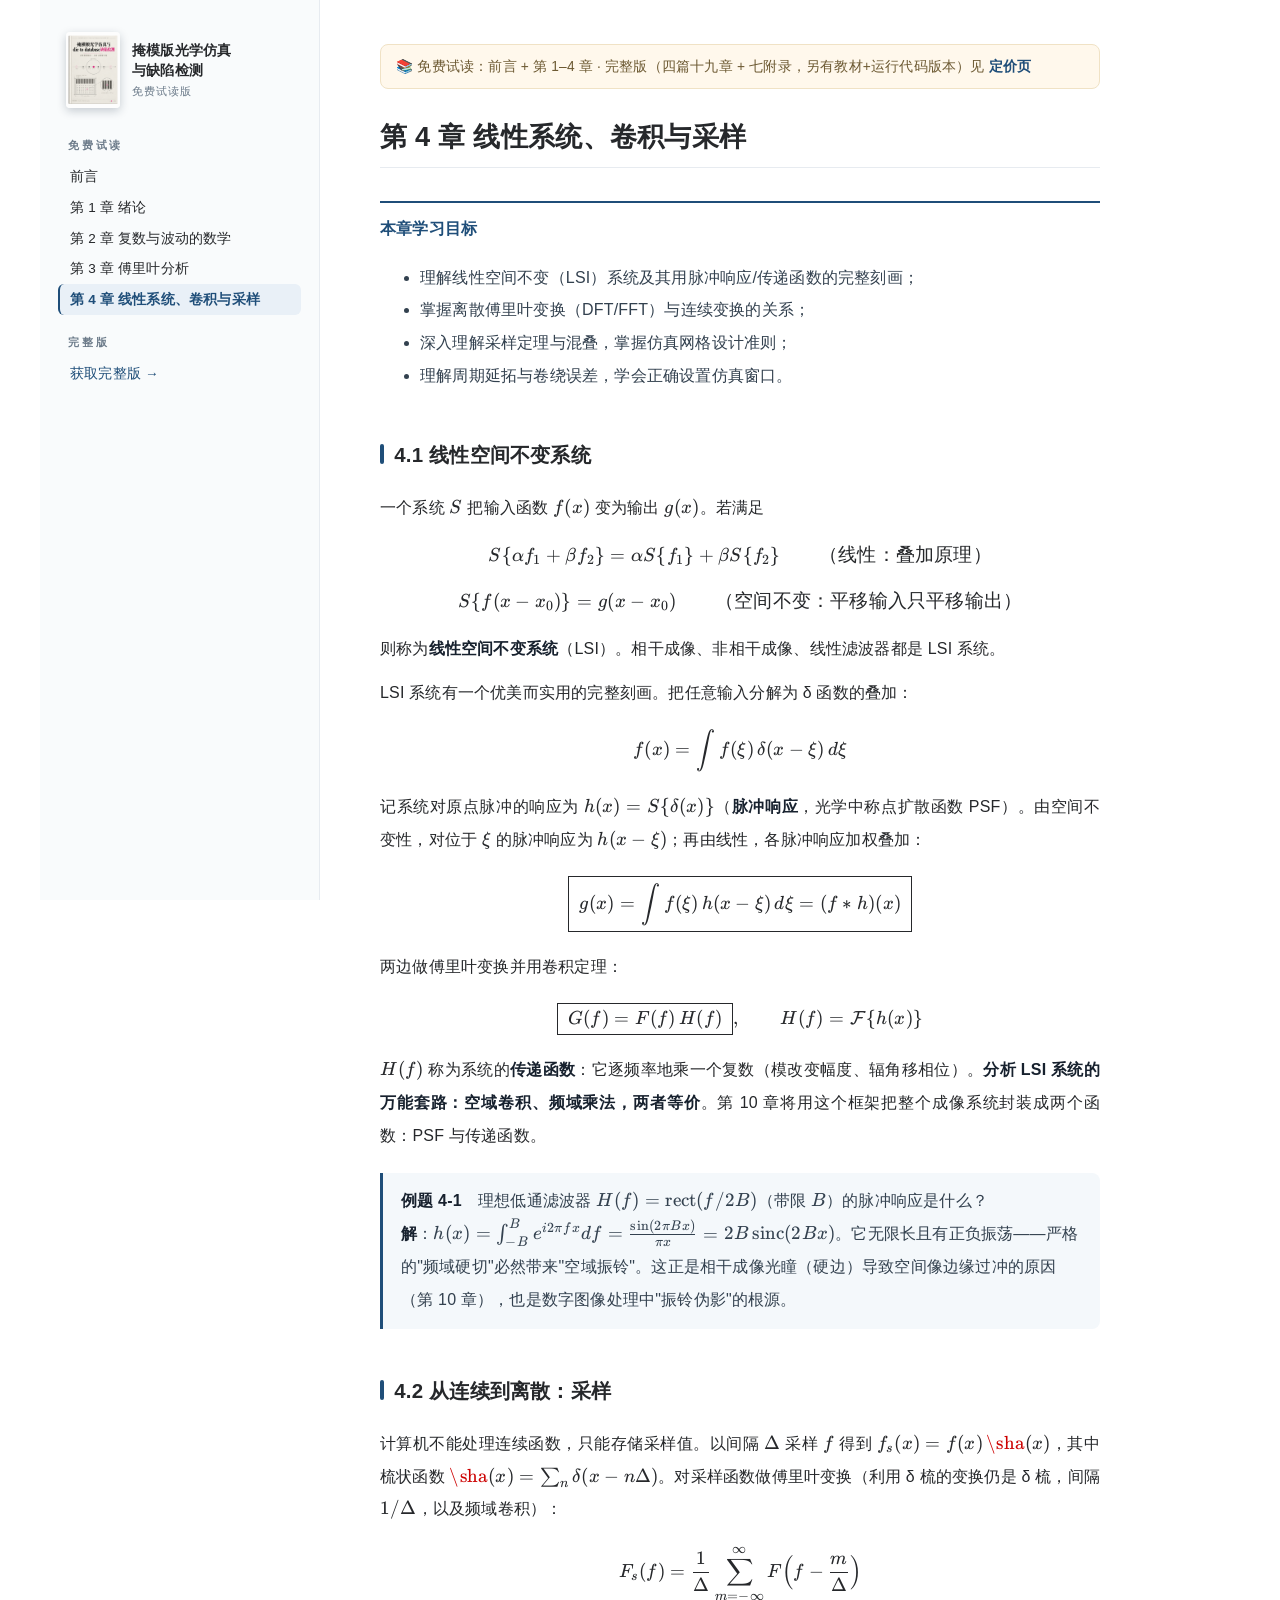
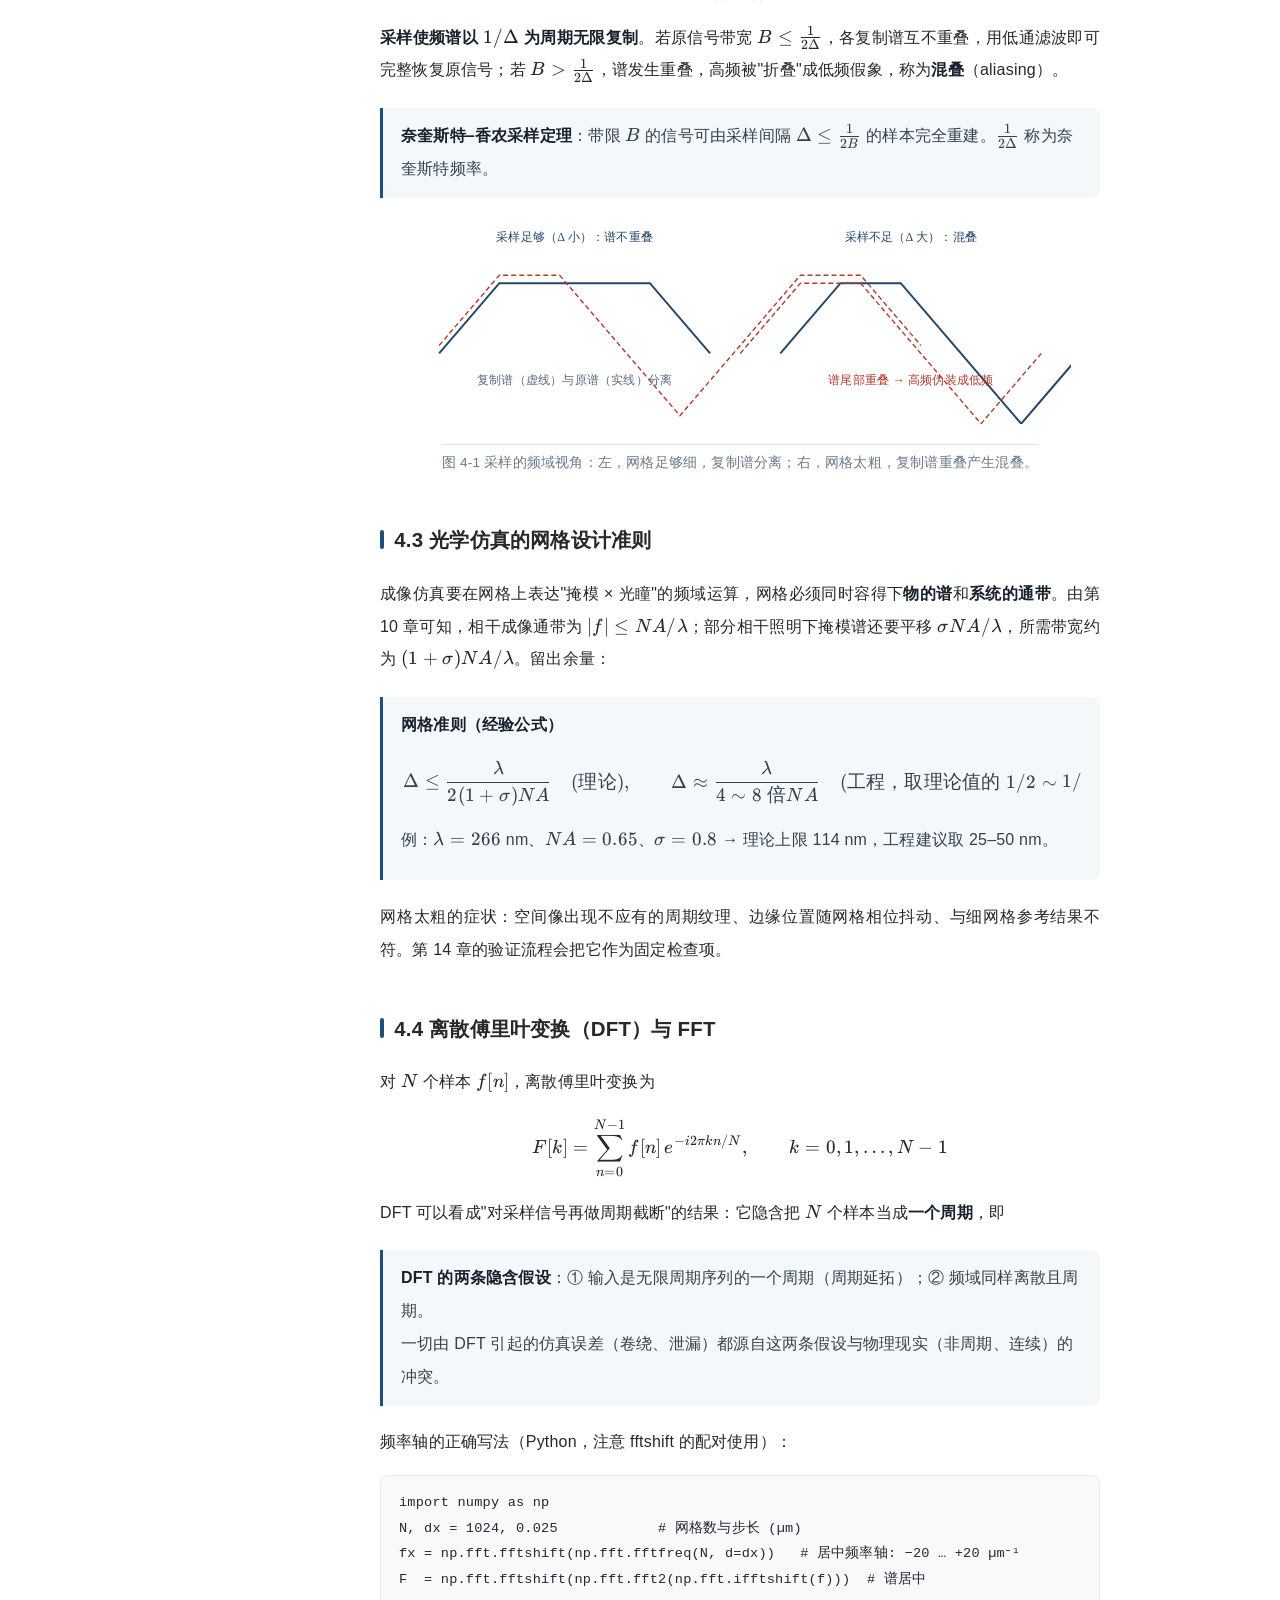
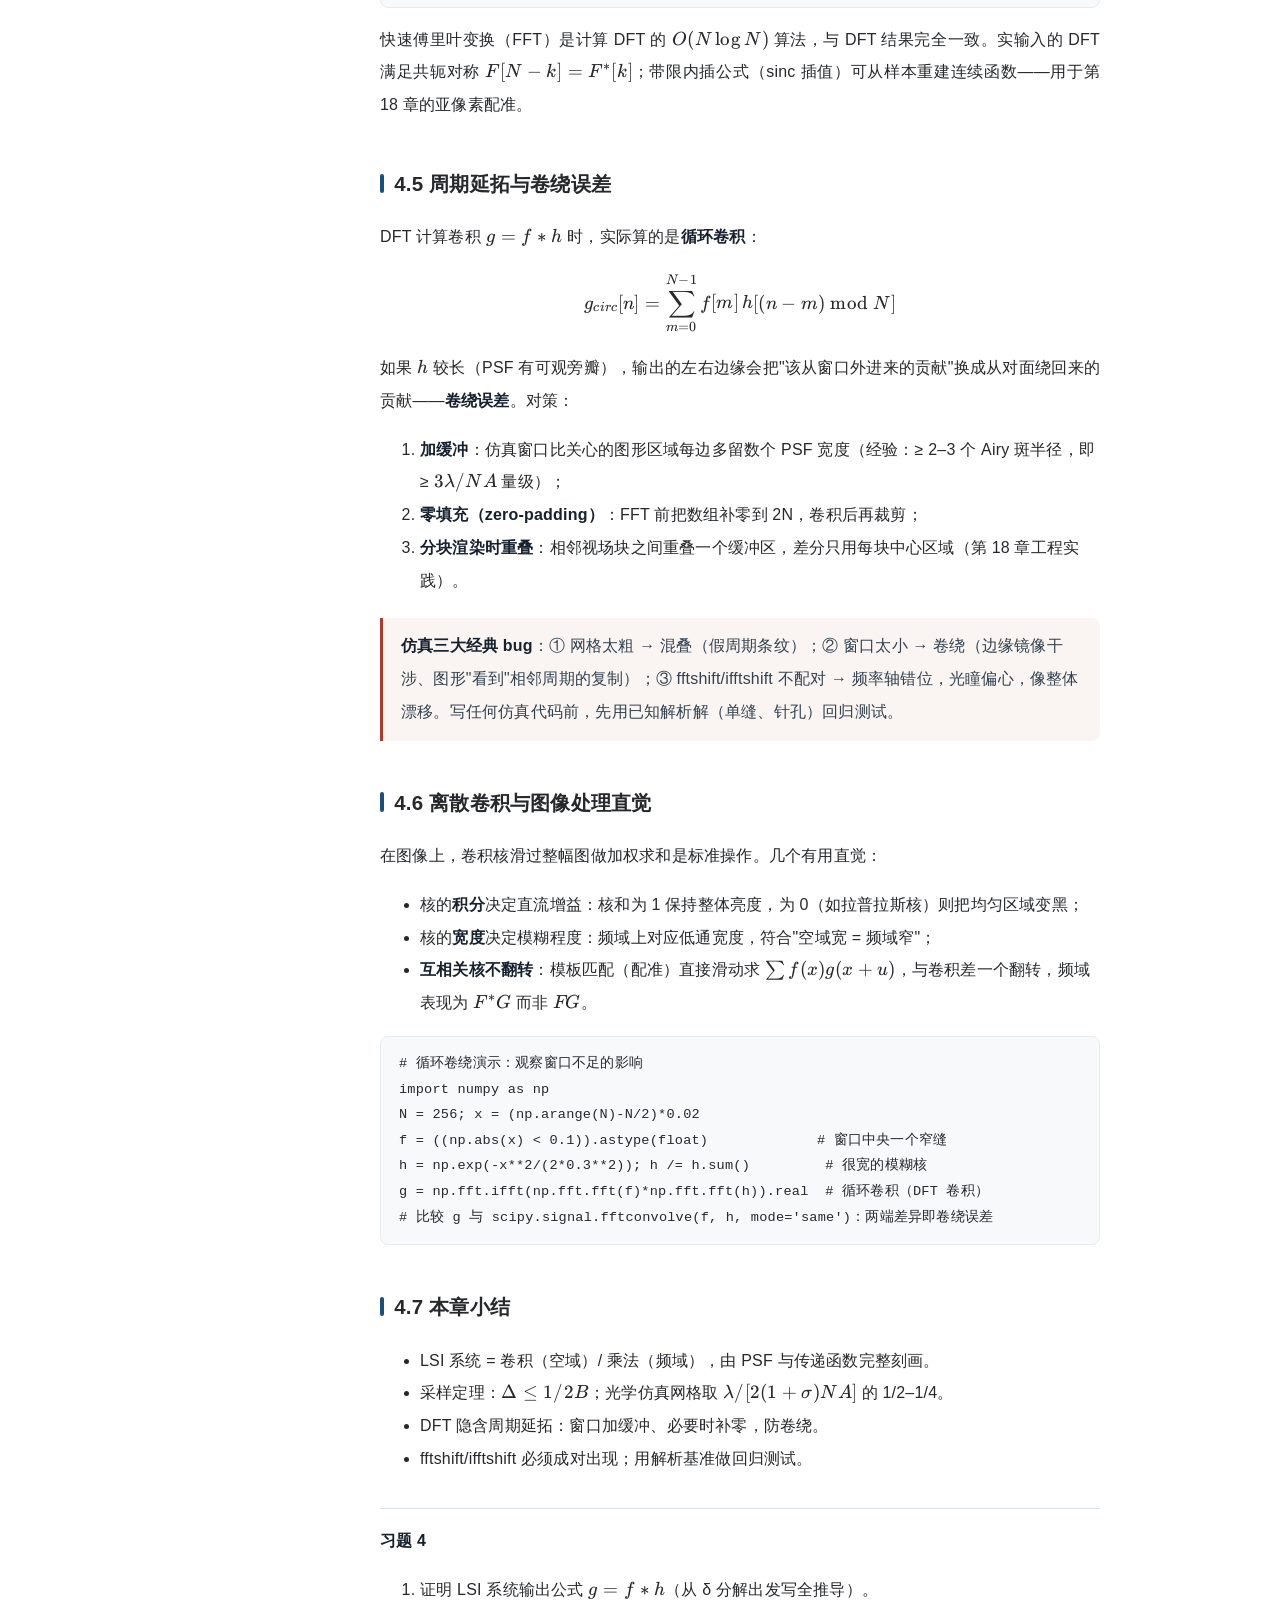
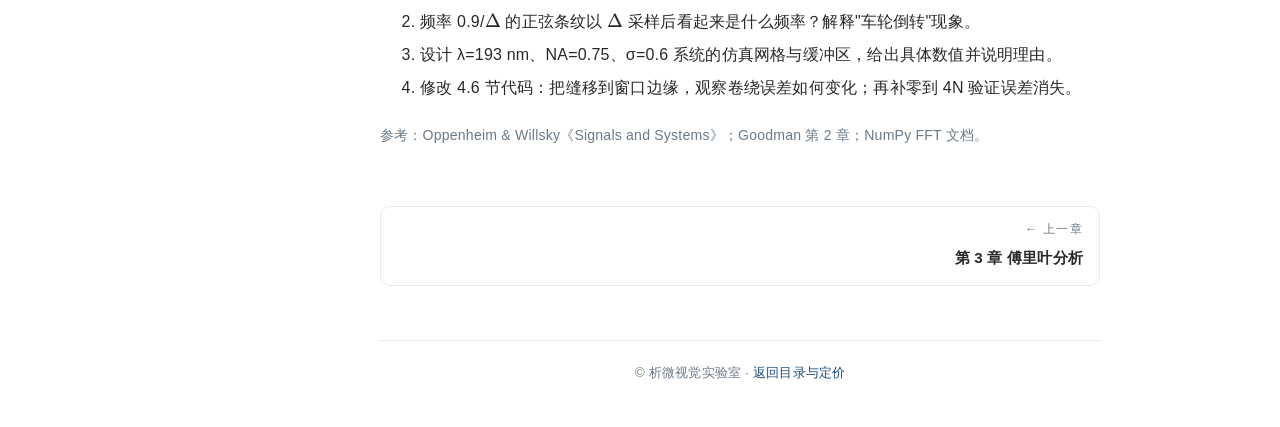
<file: docs/ch04.html>
<!DOCTYPE html>
<html lang="zh-CN">
<head>
<meta charset="utf-8">
<meta name="viewport" content="width=device-width, initial-scale=1">
<title>第 4 章 线性系统、卷积与采样 · 掩模版光学仿真与缺陷检测（试读版）</title>
<link rel="stylesheet" href="style.css">
<link rel="stylesheet" href="assets/katex/katex.min.css">
<script defer src="assets/katex/katex.min.js"></script>
<script defer src="assets/katex/contrib/auto-render.min.js"
 onload="renderMathInElement(document.body,{delimiters:[{left:'$$',right:'$$',display:true},{left:'\\(',right:'\\)',display:false}],throwOnError:false});"></script>
<script defer src="javascripts/katex-init.js"></script>
</head>
<body>
<div class="mobile-top"><a class="mt-title" href="index.html">掩模版光学仿真与缺陷检测</a><a class="mt-home" href="index.html">目录 · 定价</a></div>
<div class="layout">
<nav class="toc">
<a class="book" href="index.html"><img src="cover.png" alt="封面"><span class="bt">掩模版光学仿真<br>与缺陷检测<small>免费试读版</small></span></a>
<div class="part">免费试读</div>
<a href="preface.html">前言</a><a href="ch01.html">第 1 章 绪论</a><a href="ch02.html">第 2 章 复数与波动的数学</a><a href="ch03.html">第 3 章 傅里叶分析</a><a href="ch04.html" class="active">第 4 章 线性系统、卷积与采样</a>
<div class="part">完整版</div>
<a class="ext" href="index.html#buy">获取完整版</a>
</nav>
<main>
<div class="trial-banner">📚 免费试读：前言 + 第 1–4 章 · 完整版（四篇十九章 + 七附录，另有教材+运行代码版本）见 <a href="index.html#buy">定价页</a></div>
<h1>第 4 章 线性系统、卷积与采样</h1>

<div class="objectives"><strong>本章学习目标</strong>
<ul>
<li>理解线性空间不变（LSI）系统及其用脉冲响应/传递函数的完整刻画；</li>
<li>掌握离散傅里叶变换（DFT/FFT）与连续变换的关系；</li>
<li>深入理解采样定理与混叠，掌握仿真网格设计准则；</li>
<li>理解周期延拓与卷绕误差，学会正确设置仿真窗口。</li>
</ul></div>

<h2>4.1 线性空间不变系统</h2>

<p>一个系统 \(S\) 把输入函数 \(f(x)\) 变为输出 \(g(x)\)。若满足</p>
$$ S\{\alpha f_1 + \beta f_2\} = \alpha S\{f_1\} + \beta S\{f_2\} \qquad\text{（线性：叠加原理）} $$
$$ S\{f(x-x_0)\} = g(x-x_0) \qquad\text{（空间不变：平移输入只平移输出）} $$
<p>则称为<strong>线性空间不变系统</strong>（LSI）。相干成像、非相干成像、线性滤波器都是 LSI 系统。</p>

<p>LSI 系统有一个优美而实用的完整刻画。把任意输入分解为 δ 函数的叠加：</p>
$$ f(x) = \int f(\xi)\,\delta(x-\xi)\,d\xi $$
<p>记系统对原点脉冲的响应为 \(h(x) = S\{\delta(x)\}\)（<strong>脉冲响应</strong>，光学中称点扩散函数 PSF）。由空间不变性，对位于 \(\xi\) 的脉冲响应为 \(h(x-\xi)\)；再由线性，各脉冲响应加权叠加：</p>
$$ \boxed{\ g(x) = \int f(\xi)\,h(x-\xi)\,d\xi = (f*h)(x)\ } $$
<p>两边做傅里叶变换并用卷积定理：</p>
$$ \boxed{\ G(f) = F(f)\,H(f)\ },\qquad H(f) = \mathcal{F}\{h(x)\} $$
<p>\(H(f)\) 称为系统的<strong>传递函数</strong>：它逐频率地乘一个复数（模改变幅度、辐角移相位）。<strong>分析 LSI 系统的万能套路：空域卷积、频域乘法，两者等价</strong>。第 10 章将用这个框架把整个成像系统封装成两个函数：PSF 与传递函数。</p>

<div class="box"><strong>例题 4-1</strong>　理想低通滤波器 \(H(f)=\mathrm{rect}(f/2B)\)（带限 \(B\)）的脉冲响应是什么？<br>
<strong>解</strong>：\(h(x) = \int_{-B}^{B}e^{i2\pi fx}df = \frac{\sin(2\pi Bx)}{\pi x} = 2B\,\mathrm{sinc}(2Bx)\)。它无限长且有正负振荡——严格的"频域硬切"必然带来"空域振铃"。这正是相干成像光瞳（硬边）导致空间像边缘过冲的原因（第 10 章），也是数字图像处理中"振铃伪影"的根源。</div>

<h2>4.2 从连续到离散：采样</h2>

<p>计算机不能处理连续函数，只能存储采样值。以间隔 \(\Delta\) 采样 \(f\) 得到 \(f_s(x) = f(x)\,\sha(x)\)，其中梳状函数 \(\sha(x)=\sum_n\delta(x-n\Delta)\)。对采样函数做傅里叶变换（利用 δ 梳的变换仍是 δ 梳，间隔 \(1/\Delta\)，以及频域卷积）：</p>
$$ F_s(f) = \frac{1}{\Delta}\sum_{m=-\infty}^{\infty} F\!\left(f - \frac{m}{\Delta}\right) $$
<p><strong>采样使频谱以 \(1/\Delta\) 为周期无限复制</strong>。若原信号带宽 \(B \le \frac{1}{2\Delta}\)，各复制谱互不重叠，用低通滤波即可完整恢复原信号；若 \(B &gt; \frac{1}{2\Delta}\)，谱发生重叠，高频被"折叠"成低频假象，称为<strong>混叠</strong>（aliasing）。</p>

<div class="box"><strong>奈奎斯特–香农采样定理</strong>：带限 \(B\) 的信号可由采样间隔 \(\Delta \le \frac{1}{2B}\) 的样本完全重建。\(\frac{1}{2\Delta}\) 称为奈奎斯特频率。</div>

<figure>
<svg viewBox="0 0 660 200" xmlns="http://www.w3.org/2000/svg">
<g font-family="Microsoft YaHei" font-size="12" fill="#25476a">
<text x="165" y="18" text-anchor="middle">采样足够（Δ 小）：谱不重叠</text>
<path d="M30,130 L90,60 L240,60 L300,130" fill="none" stroke="#25476a" stroke-width="2" transform="translate(0,0)"/>
<path d="M30,130 L90,60 L150,60 L210,130 L270,200 L330,130 L390,60 L450,60 L510,130" fill="none" stroke="#b03a2e" stroke-width="1.4" stroke-dasharray="5 3" transform="translate(0,-8)"/>
<text x="165" y="160" text-anchor="middle" fill="#5a6b7d">复制谱（虚线）与原谱（实线）分离</text>
<line x1="360" y1="20" x2="640" y2="20" stroke="none"/>
<text x="500" y="18" text-anchor="middle">采样不足（Δ 大）：混叠</text>
<path d="M370,130 L430,60 L490,60 L550,130 L610,200 L670,130 L730,60" fill="none" stroke="#25476a" stroke-width="2"/>
<path d="M330,130 L390,60 L450,60 L510,130 L570,200 L630,130" fill="none" stroke="#b03a2e" stroke-width="1.4" stroke-dasharray="5 3"/>
<text x="500" y="160" text-anchor="middle" fill="#b03a2e">谱尾部重叠 → 高频伪装成低频</text>
</g>
</svg>
<figcaption>图 4-1 采样的频域视角：左，网格足够细，复制谱分离；右，网格太粗，复制谱重叠产生混叠。</figcaption>
</figure>

<h2>4.3 光学仿真的网格设计准则</h2>

<p>成像仿真要在网格上表达"掩模 × 光瞳"的频域运算，网格必须同时容得下<strong>物的谱</strong>和<strong>系统的通带</strong>。由第 10 章可知，相干成像通带为 \(|f|\le NA/\lambda\)；部分相干照明下掩模谱还要平移 \(\sigma NA/\lambda\)，所需带宽约为 \((1+\sigma)NA/\lambda\)。留出余量：</p>

<div class="box"><strong>网格准则（经验公式）</strong>
$$ \Delta \le \frac{\lambda}{2(1+\sigma)NA}\quad(\text{理论}),\qquad
\Delta \approx \frac{\lambda}{4\sim 8\ \text{倍}NA}\quad(\text{工程，取理论值的 } 1/2 \sim 1/4) $$
<p>例：\(\lambda=266\) nm、\(NA=0.65\)、\(\sigma=0.8\) → 理论上限 114 nm，工程建议取 25–50 nm。</p></div>

<p>网格太粗的症状：空间像出现不应有的周期纹理、边缘位置随网格相位抖动、与细网格参考结果不符。第 14 章的验证流程会把它作为固定检查项。</p>

<h2>4.4 离散傅里叶变换（DFT）与 FFT</h2>

<p>对 \(N\) 个样本 \(f[n]\)，离散傅里叶变换为</p>
$$ F[k] = \sum_{n=0}^{N-1} f[n]\,e^{-i2\pi kn/N},\qquad k = 0,1,\dots,N-1 $$
<p>DFT 可以看成"对采样信号再做周期截断"的结果：它隐含把 \(N\) 个样本当成<strong>一个周期</strong>，即</p>
<div class="box"><strong>DFT 的两条隐含假设</strong>：① 输入是无限周期序列的一个周期（周期延拓）；② 频域同样离散且周期。<br>一切由 DFT 引起的仿真误差（卷绕、泄漏）都源自这两条假设与物理现实（非周期、连续）的冲突。</div>

<p>频率轴的正确写法（Python，注意 fftshift 的配对使用）：</p>
<pre><code>import numpy as np
N, dx = 1024, 0.025            # 网格数与步长 (µm)
fx = np.fft.fftshift(np.fft.fftfreq(N, d=dx))   # 居中频率轴: −20 … +20 µm⁻¹
F  = np.fft.fftshift(np.fft.fft2(np.fft.ifftshift(f)))  # 谱居中</code></pre>

<p>快速傅里叶变换（FFT）是计算 DFT 的 \(O(N\log N)\) 算法，与 DFT 结果完全一致。实输入的 DFT 满足共轭对称 \(F[N-k]=F^*[k]\)；带限内插公式（sinc 插值）可从样本重建连续函数——用于第 18 章的亚像素配准。</p>

<h2>4.5 周期延拓与卷绕误差</h2>

<p>DFT 计算卷积 \(g = f*h\) 时，实际算的是<strong>循环卷积</strong>：</p>
$$ g_{circ}[n] = \sum_{m=0}^{N-1} f[m]\,h\!\left[(n-m)\bmod N\right] $$
<p>如果 \(h\) 较长（PSF 有可观旁瓣），输出的左右边缘会把"该从窗口外进来的贡献"换成从对面绕回来的贡献——<strong>卷绕误差</strong>。对策：</p>

<ol>
<li><strong>加缓冲</strong>：仿真窗口比关心的图形区域每边多留数个 PSF 宽度（经验：≥ 2–3 个 Airy 斑半径，即 ≥ \(3\lambda/NA\) 量级）；</li>
<li><strong>零填充（zero-padding）</strong>：FFT 前把数组补零到 2N，卷积后再裁剪；</li>
<li><strong>分块渲染时重叠</strong>：相邻视场块之间重叠一个缓冲区，差分只用每块中心区域（第 18 章工程实践）。</li>
</ol>

<div class="box warn"><strong>仿真三大经典 bug</strong>：① 网格太粗 → 混叠（假周期条纹）；② 窗口太小 → 卷绕（边缘镜像干涉、图形"看到"相邻周期的复制）；③ fftshift/ifftshift 不配对 → 频率轴错位，光瞳偏心，像整体漂移。写任何仿真代码前，先用已知解析解（单缝、针孔）回归测试。</div>

<h2>4.6 离散卷积与图像处理直觉</h2>

<p>在图像上，卷积核滑过整幅图做加权求和是标准操作。几个有用直觉：</p>

<ul>
<li>核的<strong>积分</strong>决定直流增益：核和为 1 保持整体亮度，为 0（如拉普拉斯核）则把均匀区域变黑；</li>
<li>核的<strong>宽度</strong>决定模糊程度：频域上对应低通宽度，符合"空域宽 = 频域窄"；</li>
<li><strong>互相关核不翻转</strong>：模板匹配（配准）直接滑动求 \(\sum f(x)g(x+u)\)，与卷积差一个翻转，频域表现为 \(F^*G\) 而非 \(FG\)。</li>
</ul>

<pre><code># 循环卷绕演示：观察窗口不足的影响
import numpy as np
N = 256; x = (np.arange(N)-N/2)*0.02
f = ((np.abs(x) &lt; 0.1)).astype(float)             # 窗口中央一个窄缝
h = np.exp(-x**2/(2*0.3**2)); h /= h.sum()         # 很宽的模糊核
g = np.fft.ifft(np.fft.fft(f)*np.fft.fft(h)).real  # 循环卷积（DFT 卷积）
# 比较 g 与 scipy.signal.fftconvolve(f, h, mode='same')：两端差异即卷绕误差</code></pre>

<h2>4.7 本章小结</h2>

<ul>
<li>LSI 系统 = 卷积（空域）/ 乘法（频域），由 PSF 与传递函数完整刻画。</li>
<li>采样定理：\(\Delta \le 1/2B\)；光学仿真网格取 \(\lambda/[2(1+\sigma)NA]\) 的 1/2–1/4。</li>
<li>DFT 隐含周期延拓：窗口加缓冲、必要时补零，防卷绕。</li>
<li>fftshift/ifftshift 必须成对出现；用解析基准做回归测试。</li>
</ul>

<div class="exercises"><strong>习题 4</strong>
<ol>
<li>证明 LSI 系统输出公式 \(g = f*h\)（从 δ 分解出发写全推导）。</li>
<li>频率 0.9/\(\Delta\) 的正弦条纹以 \(\Delta\) 采样后看起来是什么频率？解释"车轮倒转"现象。</li>
<li>设计 λ=193 nm、NA=0.75、σ=0.6 系统的仿真网格与缓冲区，给出具体数值并说明理由。</li>
<li>修改 4.6 节代码：把缝移到窗口边缘，观察卷绕误差如何变化；再补零到 4N 验证误差消失。</li>
</ol></div>

<p class="refs">参考：Oppenheim &amp; Willsky《Signals and Systems》；Goodman 第 2 章；NumPy FFT 文档。</p>

<div class="pager"><a href="ch03.html"><span>← 上一章</span><b>第 3 章 傅里叶分析</b></a></div>
<footer class="colophon">© 析微视觉实验室 · <a href="index.html">返回目录与定价</a></footer>
</main>
</div>
</body>
</html>
</file>
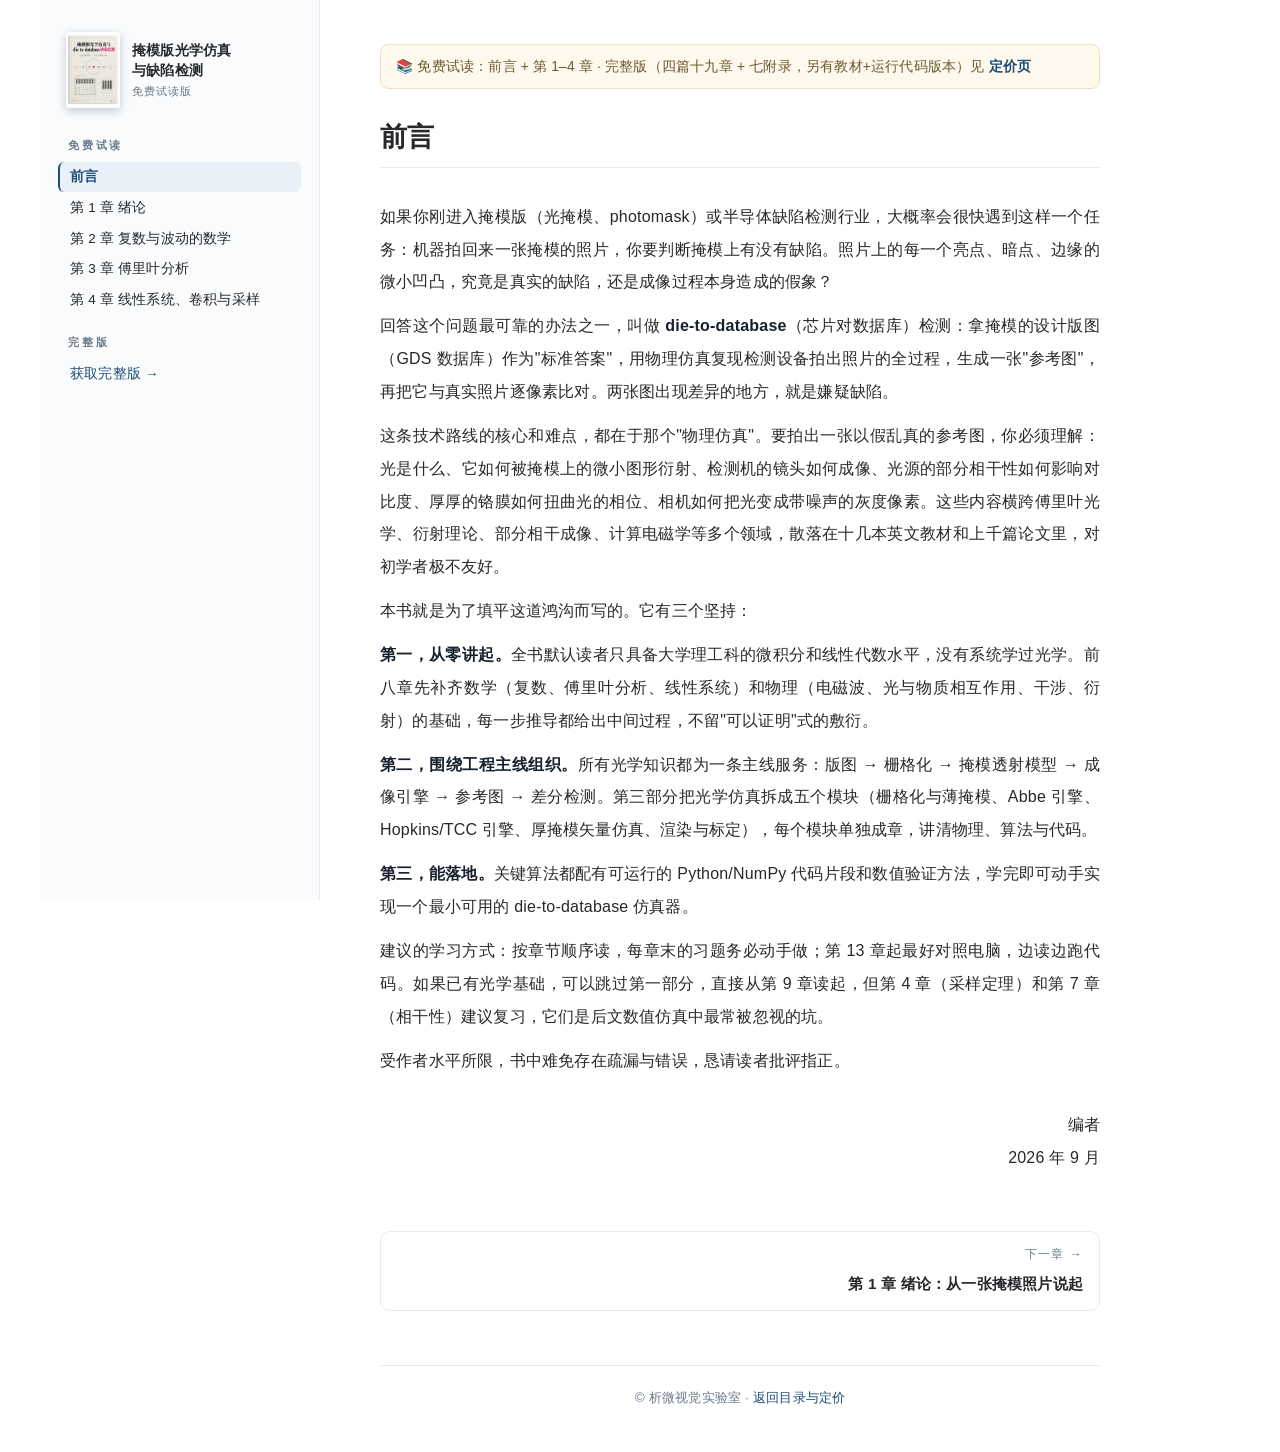
<file: docs/preface.html>
<!DOCTYPE html>
<html lang="zh-CN">
<head>
<meta charset="utf-8">
<meta name="viewport" content="width=device-width, initial-scale=1">
<title>前言 · 掩模版光学仿真与缺陷检测（试读版）</title>
<link rel="stylesheet" href="style.css">
<link rel="stylesheet" href="assets/katex/katex.min.css">
<script defer src="assets/katex/katex.min.js"></script>
<script defer src="assets/katex/contrib/auto-render.min.js"
 onload="renderMathInElement(document.body,{delimiters:[{left:'$$',right:'$$',display:true},{left:'\\(',right:'\\)',display:false}],throwOnError:false});"></script>
<script defer src="javascripts/katex-init.js"></script>
</head>
<body>
<div class="mobile-top"><a class="mt-title" href="index.html">掩模版光学仿真与缺陷检测</a><a class="mt-home" href="index.html">目录 · 定价</a></div>
<div class="layout">
<nav class="toc">
<a class="book" href="index.html"><img src="cover.png" alt="封面"><span class="bt">掩模版光学仿真<br>与缺陷检测<small>免费试读版</small></span></a>
<div class="part">免费试读</div>
<a href="preface.html" class="active">前言</a><a href="ch01.html">第 1 章 绪论</a><a href="ch02.html">第 2 章 复数与波动的数学</a><a href="ch03.html">第 3 章 傅里叶分析</a><a href="ch04.html">第 4 章 线性系统、卷积与采样</a>
<div class="part">完整版</div>
<a class="ext" href="index.html#buy">获取完整版</a>
</nav>
<main>
<div class="trial-banner">📚 免费试读：前言 + 第 1–4 章 · 完整版（四篇十九章 + 七附录，另有教材+运行代码版本）见 <a href="index.html#buy">定价页</a></div>
<h1>前言</h1>

<p>如果你刚进入掩模版（光掩模、photomask）或半导体缺陷检测行业，大概率会很快遇到这样一个任务：机器拍回来一张掩模的照片，你要判断掩模上有没有缺陷。照片上的每一个亮点、暗点、边缘的微小凹凸，究竟是真实的缺陷，还是成像过程本身造成的假象？</p>

<p>回答这个问题最可靠的办法之一，叫做 <strong>die-to-database</strong>（芯片对数据库）检测：拿掩模的设计版图（GDS 数据库）作为"标准答案"，用物理仿真复现检测设备拍出照片的全过程，生成一张"参考图"，再把它与真实照片逐像素比对。两张图出现差异的地方，就是嫌疑缺陷。</p>

<p>这条技术路线的核心和难点，都在于那个"物理仿真"。要拍出一张以假乱真的参考图，你必须理解：光是什么、它如何被掩模上的微小图形衍射、检测机的镜头如何成像、光源的部分相干性如何影响对比度、厚厚的铬膜如何扭曲光的相位、相机如何把光变成带噪声的灰度像素。这些内容横跨傅里叶光学、衍射理论、部分相干成像、计算电磁学等多个领域，散落在十几本英文教材和上千篇论文里，对初学者极不友好。</p>

<p>本书就是为了填平这道鸿沟而写的。它有三个坚持：</p>

<p><strong>第一，从零讲起。</strong>全书默认读者只具备大学理工科的微积分和线性代数水平，没有系统学过光学。前八章先补齐数学（复数、傅里叶分析、线性系统）和物理（电磁波、光与物质相互作用、干涉、衍射）的基础，每一步推导都给出中间过程，不留"可以证明"式的敷衍。</p>

<p><strong>第二，围绕工程主线组织。</strong>所有光学知识都为一条主线服务：版图 → 栅格化 → 掩模透射模型 → 成像引擎 → 参考图 → 差分检测。第三部分把光学仿真拆成五个模块（栅格化与薄掩模、Abbe 引擎、Hopkins/TCC 引擎、厚掩模矢量仿真、渲染与标定），每个模块单独成章，讲清物理、算法与代码。</p>

<p><strong>第三，能落地。</strong>关键算法都配有可运行的 Python/NumPy 代码片段和数值验证方法，学完即可动手实现一个最小可用的 die-to-database 仿真器。</p>

<p>建议的学习方式：按章节顺序读，每章末的习题务必动手做；第 13 章起最好对照电脑，边读边跑代码。如果已有光学基础，可以跳过第一部分，直接从第 9 章读起，但第 4 章（采样定理）和第 7 章（相干性）建议复习，它们是后文数值仿真中最常被忽视的坑。</p>

<p>受作者水平所限，书中难免存在疏漏与错误，恳请读者批评指正。</p>

<p class="sign">编者<br>2026 年 9 月</p>

<div class="pager"><a href="ch01.html"><span>下一章 →</span><b>第 1 章 绪论：从一张掩模照片说起</b></a></div>
<footer class="colophon">© 析微视觉实验室 · <a href="index.html">返回目录与定价</a></footer>
</main>
</div>
</body>
</html>
</file>
<file: docs/style.css>
/* trial 阅读页样式 · 简白专业版（与首页同一设计语言） */
:root {
  --fg: #26282b; --bg: #ffffff; --muted: #6b7a89;
  --accent: #1f4e79; --accent2: #a63d2f; --brand2: #2d6bb2;
  --box: #f4f8fb; --border: #e7ebf0; --rule: #dbe3ea; --side: #f9fbfc;
}
* { box-sizing: border-box; }
html { scroll-behavior: smooth; }
body {
  font-family: "Microsoft YaHei", "Noto Sans SC", "PingFang SC", sans-serif;
  color: var(--fg); background: var(--bg); margin: 0;
  line-height: 2.05; font-size: 16px; letter-spacing: .2px;
}

/* ── 布局骨架 ─────────────────────────── */
.layout { display: flex; max-width: 1200px; margin: 0 auto; }
main { flex: 1; padding: 44px 60px 40px; max-width: 840px; min-width: 0; }

/* ── 侧栏：书籍名片 + 章节 ─────────────── */
nav.toc {
  width: 280px; flex: none; padding: 26px 18px; position: sticky; top: 0;
  height: 100vh; overflow-y: auto; border-right: 1px solid var(--border);
  font-size: 13.5px; scrollbar-width: thin; background: var(--side);
}
nav.toc .book { display: flex; gap: 12px; align-items: center; text-decoration: none;
  margin-bottom: 20px; padding: 6px; border-radius: 10px; }
nav.toc .book:hover { background: #eef3f8; }
nav.toc .book img { width: 54px; border-radius: 4px; flex: none;
  box-shadow: 0 3px 10px rgba(20,35,60,.22); }
nav.toc .book .bt { color: var(--fg); font-weight: 700; line-height: 1.5; font-size: 13.5px; }
nav.toc .book .bt small { display: block; color: var(--muted); font-weight: 400;
  font-size: .82em; margin-top: 2px; letter-spacing: .08em; }
nav.toc .part { font-weight: 700; color: var(--muted); margin: 16px 0 5px; padding-left: 10px;
  font-size: .82em; letter-spacing: .25em; }
nav.toc a { display: block; padding: 4.5px 10px; color: var(--fg); text-decoration: none;
  border-radius: 6px; border-left: 2px solid transparent; line-height: 1.6; }
nav.toc a:hover { background: #eef3f8; }
nav.toc a.active { background: #e9f0f7; color: var(--accent); font-weight: 700;
  border-left-color: var(--accent); }
nav.toc a.ext { color: var(--accent); }
nav.toc a.ext::after { content: " →"; }

/* ── 移动端顶栏 ───────────────────────── */
.mobile-top { display: none; }

/* ── 试读横幅 ─────────────────────────── */
.trial-banner { background: #fff8ec; border: 1px solid #f0e2c5; border-radius: 8px;
  padding: .55em 1.1em; margin: 0 0 2em; font-size: .86em; color: #6d5a33; }
.trial-banner a { color: var(--accent); font-weight: 600; text-decoration: none; }
.trial-banner a:hover { text-decoration: underline; }

/* ── 正文排版 ─────────────────────────── */
h1 { font-size: 1.7em; color: var(--fg); font-weight: 800; line-height: 1.45;
     padding-bottom: .4em; border-bottom: 1px solid var(--border); margin: .7em 0 1.2em;
     letter-spacing: .01em; }
h2 { font-size: 1.28em; color: var(--fg); font-weight: 700; margin: 2em 0 .8em;
     letter-spacing: .01em; }
h2::before { content: ""; display: inline-block; width: 4px; height: .95em;
             margin-right: .5em; vertical-align: -0.1em; border-radius: 2px;
             background: var(--accent); }
h3 { font-size: 1.08em; color: #33475b; margin: 1.6em 0 .5em; font-weight: 700; }
p { margin: .7em 0; text-align: justify; }
strong { color: #17212e; }

/* ── 表格：纯细线 ─────────────────────── */
table { border-collapse: collapse; margin: 1.3em auto; font-size: .9em; width: auto; }
th, td { border: none; border-bottom: 1px solid var(--rule); padding: 7px 14px;
         text-align: left; vertical-align: top; }
tr:first-child th { border-top: 2px solid var(--accent); border-bottom: 1.5px solid var(--accent);
                    color: var(--accent); background: none; }

/* ── 提示框：细边线 + 极浅底 ───────────── */
.box, .box.key, .box.warn {
  background: var(--box); border: none; border-left: 3px solid var(--accent);
  border-radius: 0 8px 8px 0; padding: 12px 18px; margin: 1.3em 0; color: #33414f;
}
.box.warn { border-left-color: var(--accent2); background: #faf5f3; }
.objectives { border-top: 2px solid var(--accent); padding-top: 10px; margin: 0 0 1.6em;
              color: #33414f; background: none; }
.objectives strong { color: var(--accent); }
.exercises { border-top: 1px solid var(--rule); margin-top: 2em; padding-top: 1em; }
.refs, .refs li { font-size: .88em; color: var(--muted); }

/* ── 代码 ─────────────────────────────── */
code { font-family: Consolas, "Cascadia Code", monospace; font-size: .86em;
       background: #f2f5f8; border-radius: 4px; padding: 1px 5px; }
pre { background: #f7f9fb; border: 1px solid var(--border); border-radius: 8px;
      padding: 14px 18px; overflow-x: auto; line-height: 1.6; }
pre code { background: none; padding: 0; font-size: .85em; }

/* ── 图 ───────────────────────────────── */
figure { text-align: center; margin: 1.6em auto; }
figure svg { max-width: 92%; height: auto; }
figcaption { font-size: .85em; color: var(--muted); margin-top: 8px; padding-top: 6px;
             border-top: 1px solid var(--rule); display: inline-block; max-width: 86%; line-height: 1.7; }

/* ── 公式：超宽可横向滚动 ──────────────── */
.katex-display { overflow-x: auto; overflow-y: hidden; padding: 3px 2px; margin: 1.15em 0; }

/* ── 翻页卡 ───────────────────────────── */
.pager { display: flex; justify-content: space-between; gap: 14px; margin-top: 56px; }
.pager a { flex: 1; color: var(--fg); text-decoration: none; border: 1px solid var(--border);
           border-radius: 10px; padding: 10px 16px; transition: .15s; min-width: 0; }
.pager a:hover { border-color: var(--accent); box-shadow: 0 3px 12px rgba(31,78,121,.08); }
.pager a span { display: block; font-size: .78em; color: var(--muted); letter-spacing: .1em; }
.pager a b { font-weight: 600; font-size: .95em; }
.pager a:last-child { text-align: right; }
.sign { text-align: right; margin-top: 2em; }

/* ── 页脚 ─────────────────────────────── */
.colophon { margin-top: 54px; padding-top: 18px; border-top: 1px solid var(--border);
            text-align: center; color: var(--muted); font-size: .84em; }
.colophon a { color: var(--accent); text-decoration: none; }
.colophon a:hover { text-decoration: underline; }

/* ── 移动端 ───────────────────────────── */
@media (max-width: 900px) {
  nav.toc { display: none; }
  main { padding: 20px 20px 32px; }
  .mobile-top { display: flex; justify-content: space-between; align-items: center;
    position: sticky; top: 0; z-index: 9; background: #ffffffee; backdrop-filter: blur(6px);
    border-bottom: 1px solid var(--border); padding: 10px 16px; }
  .mobile-top .mt-title { color: var(--fg); font-weight: 700; font-size: 14px;
    text-decoration: none; }
  .mobile-top .mt-home { color: var(--accent); font-weight: 600; font-size: 13.5px;
    text-decoration: none; border: 1px solid var(--border); border-radius: 999px;
    padding: 3px 12px; background: #fff; }
  .pager { flex-direction: column; }
  .pager a:last-child { text-align: left; }
}
</file>
